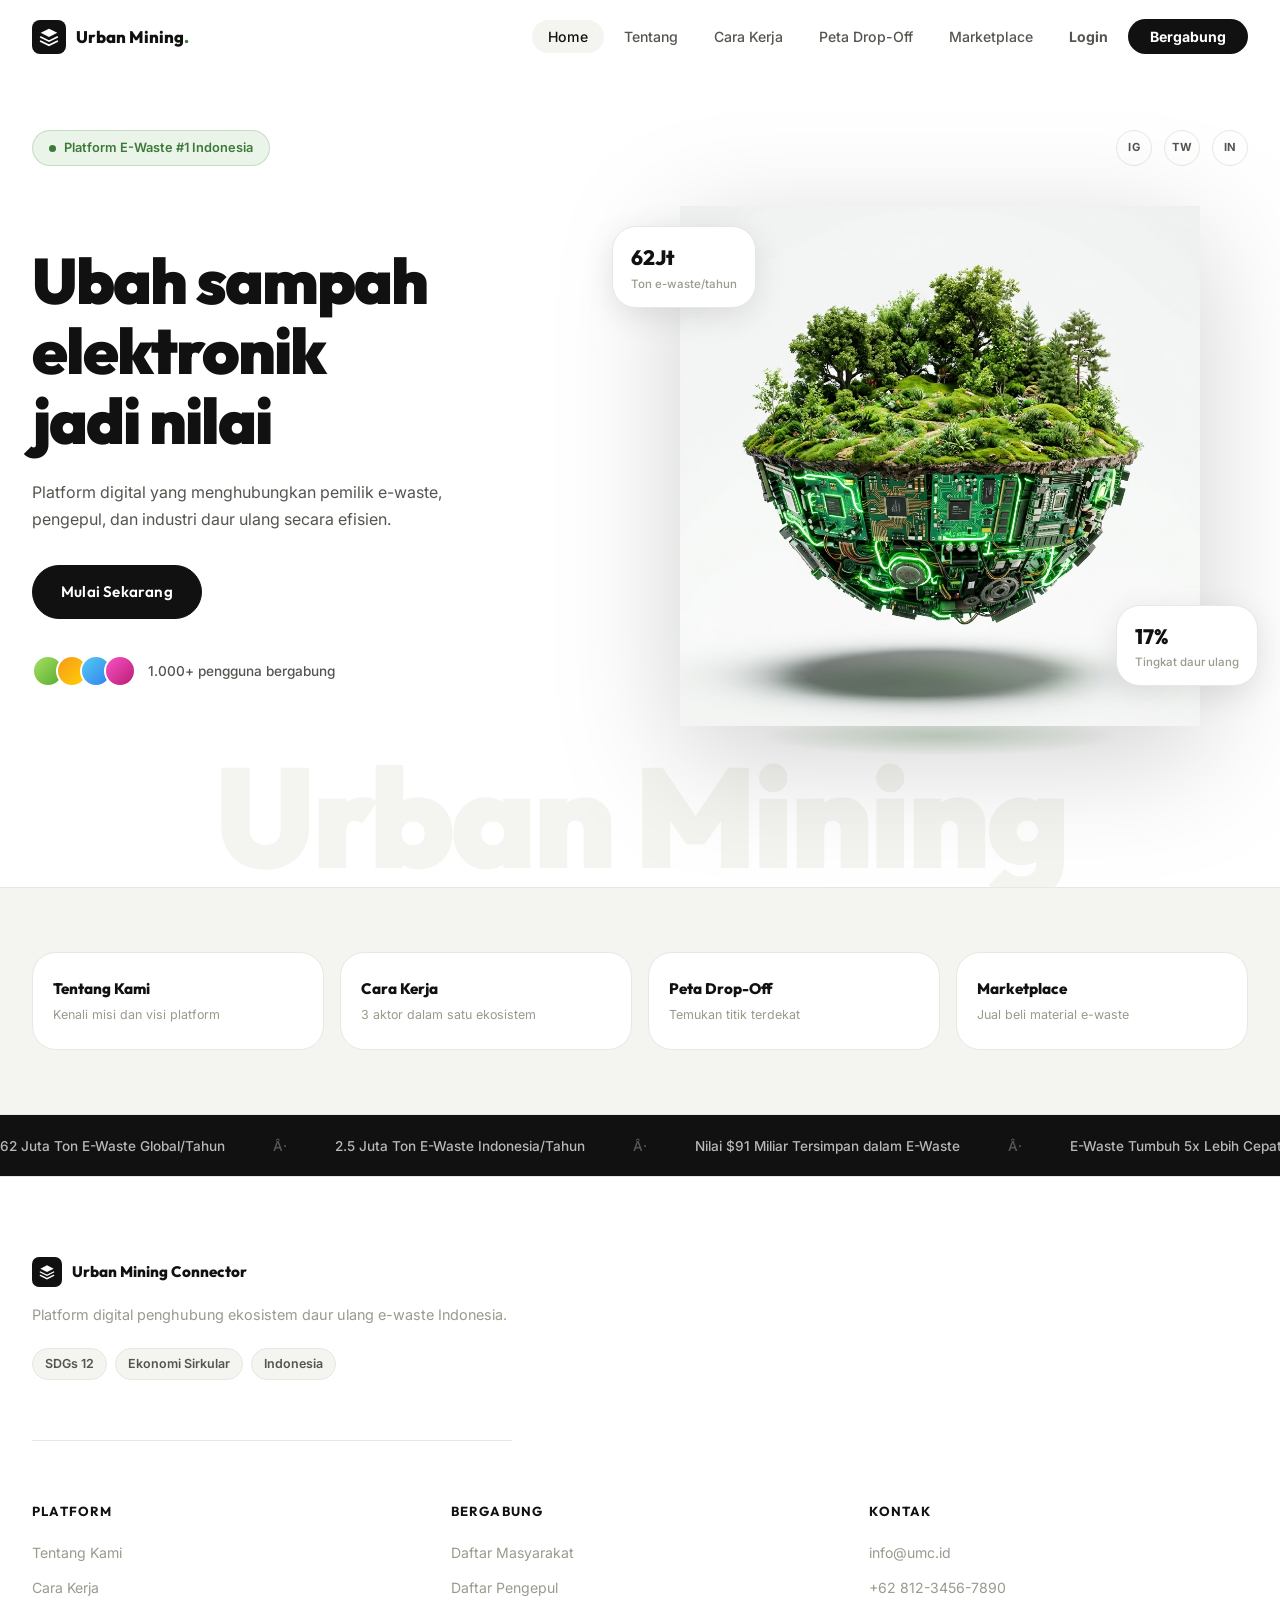
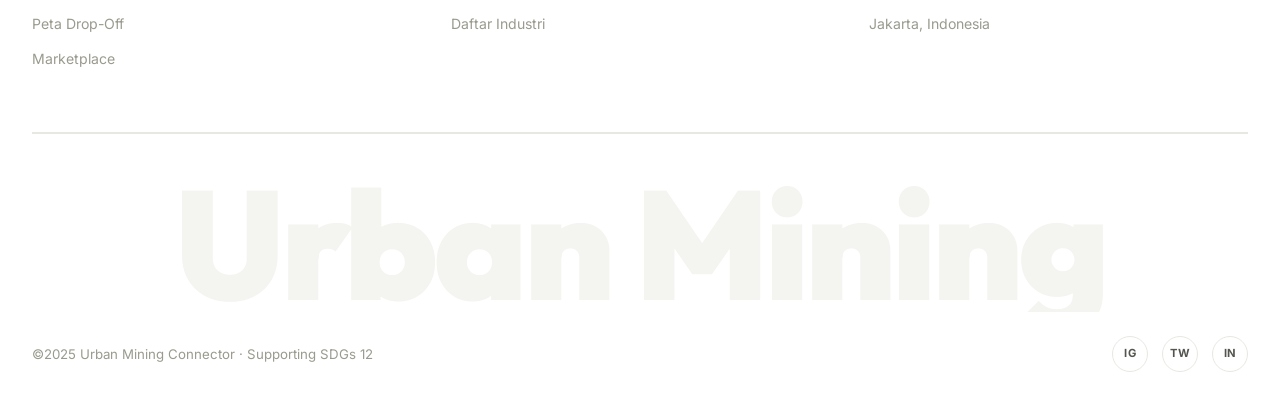
<file: index.html>
﻿<!DOCTYPE html>
<html lang="id">
<head>
  <meta charset="UTF-8" />
  <meta name="viewport" content="width=device-width, initial-scale=1.0" />
  <title>Urban Mining Connector Platform E-Waste Indonesia</title>
  <meta name="description" content="Urban Mining Connector adalah platform digital penghubung pemilik e-waste, pengepul, dan industri daur ulang formal di Indonesia." />
  <link rel="preconnect" href="https://fonts.googleapis.com" />
  <link rel="preconnect" href="https://fonts.gstatic.com" crossorigin />
  <link href="https://fonts.googleapis.com/css2?family=Outfit:wght@300;400;500;600;700;800;900&family=Inter:wght@300;400;500;600&display=swap" rel="stylesheet" />
  <link rel="stylesheet" href="style.css?v=3" />
</head>
<body>

  <!-- NAVBAR -->
  <nav class="navbar scrolled" id="navbar">
    <div class="container nav-container">
      <a href="index.html" class="nav-logo">
        <div class="logo-mark">
          <svg width="20" height="20" viewBox="0 0 24 24" fill="none">
            <path d="M12 2L2 7l10 5 10-5-10-5z" fill="currentColor"/>
            <path d="M2 17l10 5 10-5M2 12l10 5 10-5" stroke="currentColor" stroke-width="2" stroke-linecap="round"/>
          </svg>
        </div>
        <span>Urban Mining<span class="logo-dot">.</span></span>
      </a>
      <ul class="nav-links" id="nav-links">
        <li><a href="index.html" class="nav-link nav-active">Home</a></li>
        <li><a href="tentang.html" class="nav-link">Tentang</a></li>
        <li><a href="cara-kerja.html" class="nav-link">Cara Kerja</a></li>
        <li><a href="peta.html" class="nav-link">Peta Drop-Off</a></li>
        <li><a href="marketplace.html" class="nav-link">Marketplace</a></li>
        <li><a href="login.html" class="nav-link" style="font-weight:700;">Login</a></li>
        <li><a href="daftar.html" class="nav-link nav-cta">Bergabung</a></li>
      </ul>
      <button class="hamburger" id="hamburger" aria-label="Menu">
        <span></span><span></span><span></span>
      </button>
    </div>
  </nav>

  <!-- HERO -->
  <section class="hero" id="home">
    <div class="container hero-inner">
      <div class="hero-top">
        <div class="hero-badge">
          <span class="badge-pulse"></span>
          Platform E-Waste #1 Indonesia
        </div>
        <div style="display:flex;gap:6px">
          <a href="#" class="social-pill">ig</a>
          <a href="#" class="social-pill">tw</a>
          <a href="#" class="social-pill">in</a>
        </div>
      </div>

      <div class="hero-content">
        <div class="hero-text-left">
          <h1 class="hero-title">
            Ubah sampah<br/>elektronik <br/>jadi nilai
          </h1>
          <p class="hero-subtitle">
            Platform digital yang menghubungkan pemilik e-waste,<br/>
            pengepul, dan industri daur ulang secara efisien.
          </p>
          <div class="hero-actions">
            <a href="daftar.html" class="btn btn-dark">Mulai Sekarang</a>
          </div>
          <div class="hero-trust">
            <div class="trust-avatars">
              <div class="avatar av1"></div>
              <div class="avatar av2"></div>
              <div class="avatar av3"></div>
              <div class="avatar av4"></div>
            </div>
            <span class="trust-text">1.000+ pengguna bergabung</span>
          </div>
        </div>

        <div class="hero-visual">
          <div class="island-wrapper">
            <img src="hero_island.png" alt="Urban Mining Island 3D" class="island-img" />
            <div class="island-glow"></div>
          </div>
          <div class="hero-stat-card card-topleft">
            <div>
              <div class="stat-card-num">62Jt</div>
              <div class="stat-card-label">Ton e-waste/tahun</div>
            </div>
          </div>
          <div class="hero-stat-card card-bottomright">
            <div>
              <div class="stat-card-num">17%</div>
              <div class="stat-card-label">Tingkat daur ulang</div>
            </div>
          </div>
        </div>
      </div>

      <div class="hero-wordmark">Urban Mining</div>
    </div>
  </section>

  <!-- QUICK NAV CARDS -->
  <section class="quicknav-section">
    <div class="container">
      <div class="quicknav-grid">
        <a href="tentang.html" class="qnav-card">
          <div class="qnav-text">
            <h3>Tentang Kami</h3>
            <p>Kenali misi dan visi platform</p>
          </div>
        </a>
        <a href="cara-kerja.html" class="qnav-card">
          <div class="qnav-text">
            <h3>Cara Kerja</h3>
            <p>3 aktor dalam satu ekosistem</p>
          </div>
        </a>
        <a href="peta.html" class="qnav-card">
          <div class="qnav-text">
            <h3>Peta Drop-Off</h3>
            <p>Temukan titik terdekat</p>
          </div>
        </a>
        <a href="marketplace.html" class="qnav-card">
          <div class="qnav-text">
            <h3>Marketplace</h3>
            <p>Jual beli material e-waste</p>
          </div>
        </a>
      </div>
    </div>
  </section>

  <!-- STATS TICKER -->
  <section class="stats-ticker-section">
    <div class="ticker-track">
      <div class="ticker-content">
        <span>62 Juta Ton E-Waste Global/Tahun</span>
        <span class="tick-sep">Â·</span>
        <span>2.5 Juta Ton E-Waste Indonesia/Tahun</span>
        <span class="tick-sep">Â·</span>
        <span>Nilai $91 Miliar Tersimpan dalam E-Waste</span>
        <span class="tick-sep">Â·</span>
        <span>E-Waste Tumbuh 5x Lebih Cepat dari Daur Ulang</span>
        <span class="tick-sep">Â·</span>
        <span>Hanya 17.4% E-Waste yang Didaur Ulang Secara Formal</span>
        <span class="tick-sep">Â·</span>
        <span>62 Juta Ton E-Waste Global/Tahun</span>
        <span class="tick-sep">Â·</span>
        <span>2.5 Juta Ton E-Waste Indonesia/Tahun</span>
        <span class="tick-sep">Â·</span>
        <span>Nilai $91 Miliar Tersimpan dalam E-Waste</span>
        <span class="tick-sep">Â·</span>
        <span>E-Waste Tumbuh 5x Lebih Cepat dari Daur Ulang</span>
        <span class="tick-sep">Â·</span>
        <span>Hanya 17.4% E-Waste yang Didaur Ulang Secara Formal</span>
        <span class="tick-sep">Â·</span>
      </div>
    </div>
  </section>

  <!-- FOOTER -->
  <footer class="footer">
    <div class="container">
      <div class="footer-top">
        <div class="footer-brand">
          <div class="footer-logo-mark">
            <svg width="16" height="16" viewBox="0 0 24 24" fill="none">
              <path d="M12 2L2 7l10 5 10-5-10-5z" fill="currentColor"/>
              <path d="M2 17l10 5 10-5M2 12l10 5 10-5" stroke="currentColor" stroke-width="2" stroke-linecap="round"/>
            </svg>
          </div>
          <span class="footer-brand-name">Urban Mining Connector</span>
        </div>
        <p class="footer-tagline">Platform digital penghubung ekosistem daur ulang e-waste Indonesia.</p>
        <div class="footer-tags">
          <span class="footer-tag">SDGs 12</span>
          <span class="footer-tag">Ekonomi Sirkular</span>
          <span class="footer-tag">Indonesia</span>
        </div>
      </div>
      <div class="footer-links-grid">
        <div class="footer-col"><h4>Platform</h4><ul>
          <li><a href="tentang.html">Tentang Kami</a></li>
          <li><a href="cara-kerja.html">Cara Kerja</a></li>
          <li><a href="peta.html">Peta Drop-Off</a></li>
          <li><a href="marketplace.html">Marketplace</a></li>
        </ul></div>
        <div class="footer-col"><h4>Bergabung</h4><ul>
          <li><a href="daftar.html">Daftar Masyarakat</a></li>
          <li><a href="daftar.html">Daftar Pengepul</a></li>
          <li><a href="daftar.html">Daftar Industri</a></li>
        </ul></div>
        <div class="footer-col"><h4>Kontak</h4><ul>
          <li><a href="mailto:info@umc.id">info@umc.id</a></li>
          <li><a href="#">+62 812-3456-7890</a></li>
          <li><a href="#">Jakarta, Indonesia</a></li>
        </ul></div>
      </div>
      <div class="footer-wordmark">Urban Mining</div>
      <div class="footer-bottom">
        <p>©2025 Urban Mining Connector · Supporting SDGs 12</p>
        <div class="footer-socials">
          <a href="#" class="social-pill dark">ig</a>
          <a href="#" class="social-pill dark">tw</a>
          <a href="#" class="social-pill dark">in</a>
        </div>
      </div>
    </div>
  </footer>

  <script src="script.js?v=3"></script>
</body>
</html>
</file>
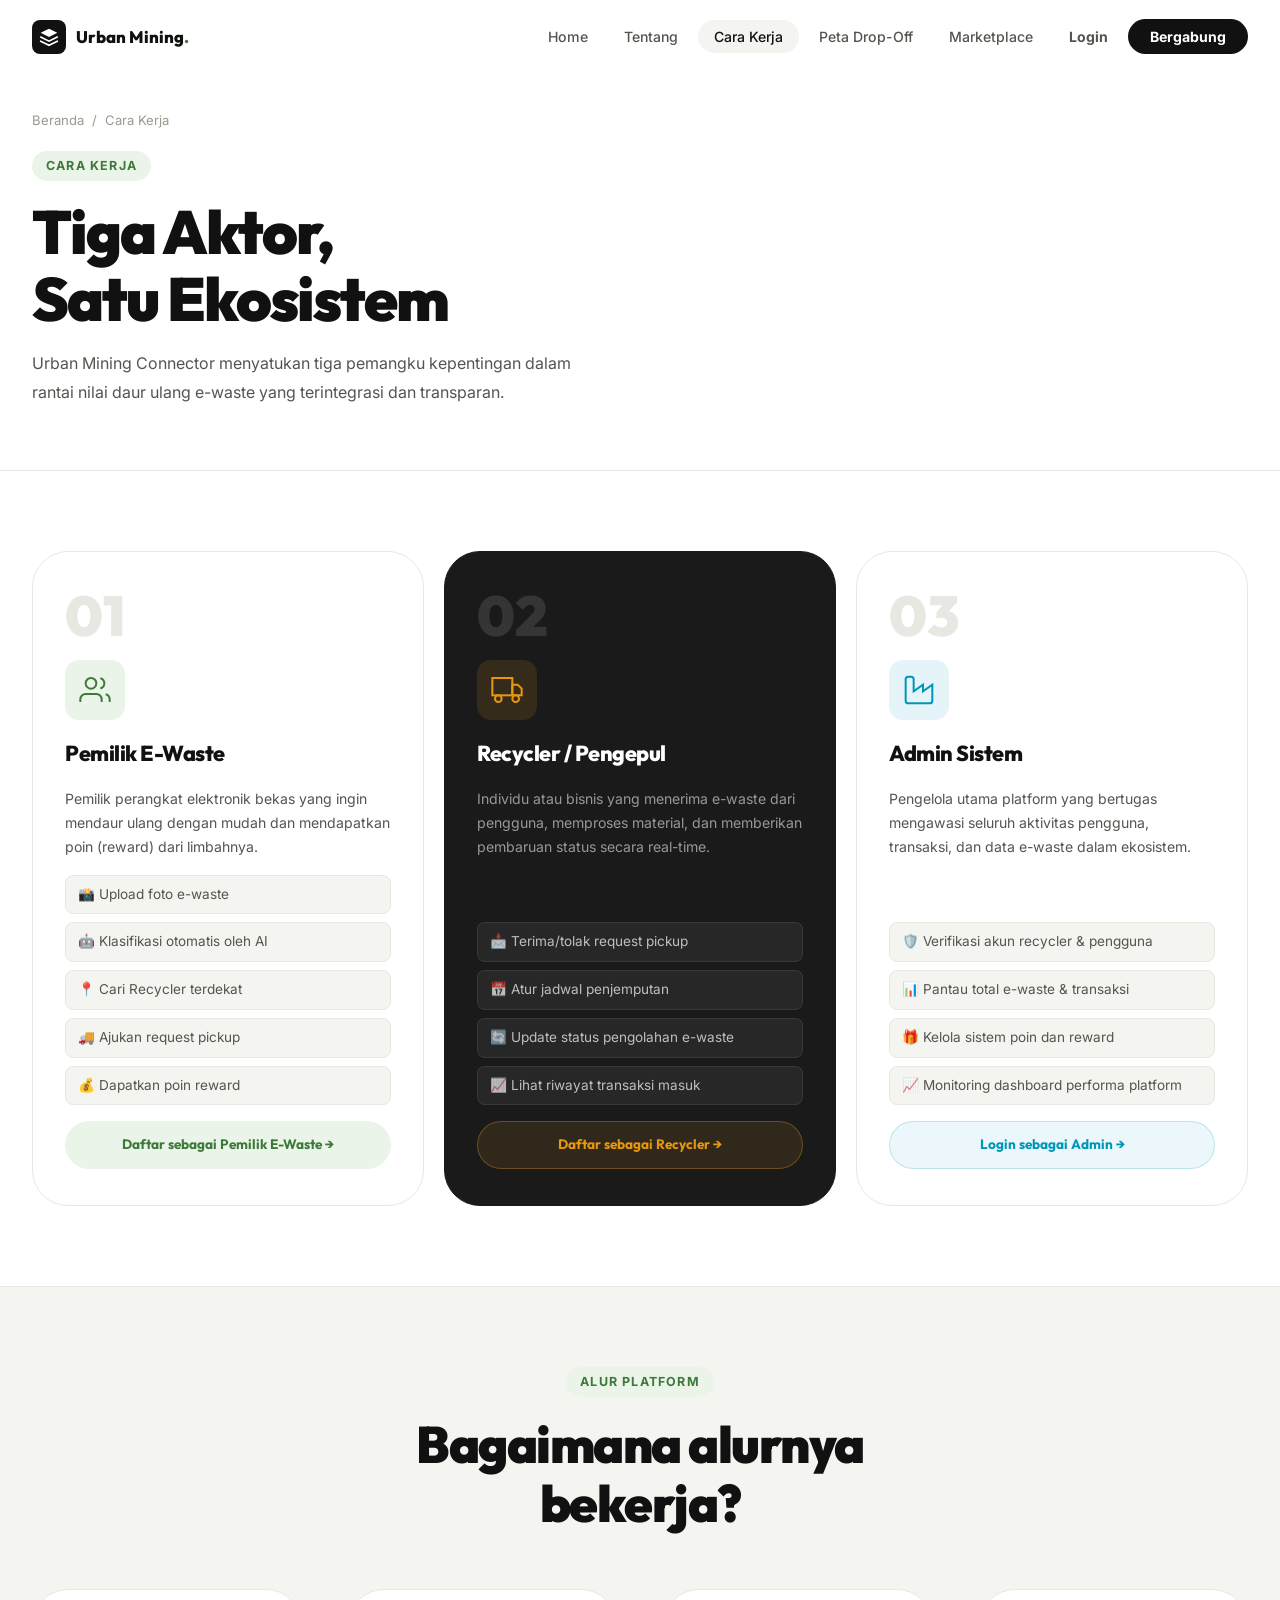
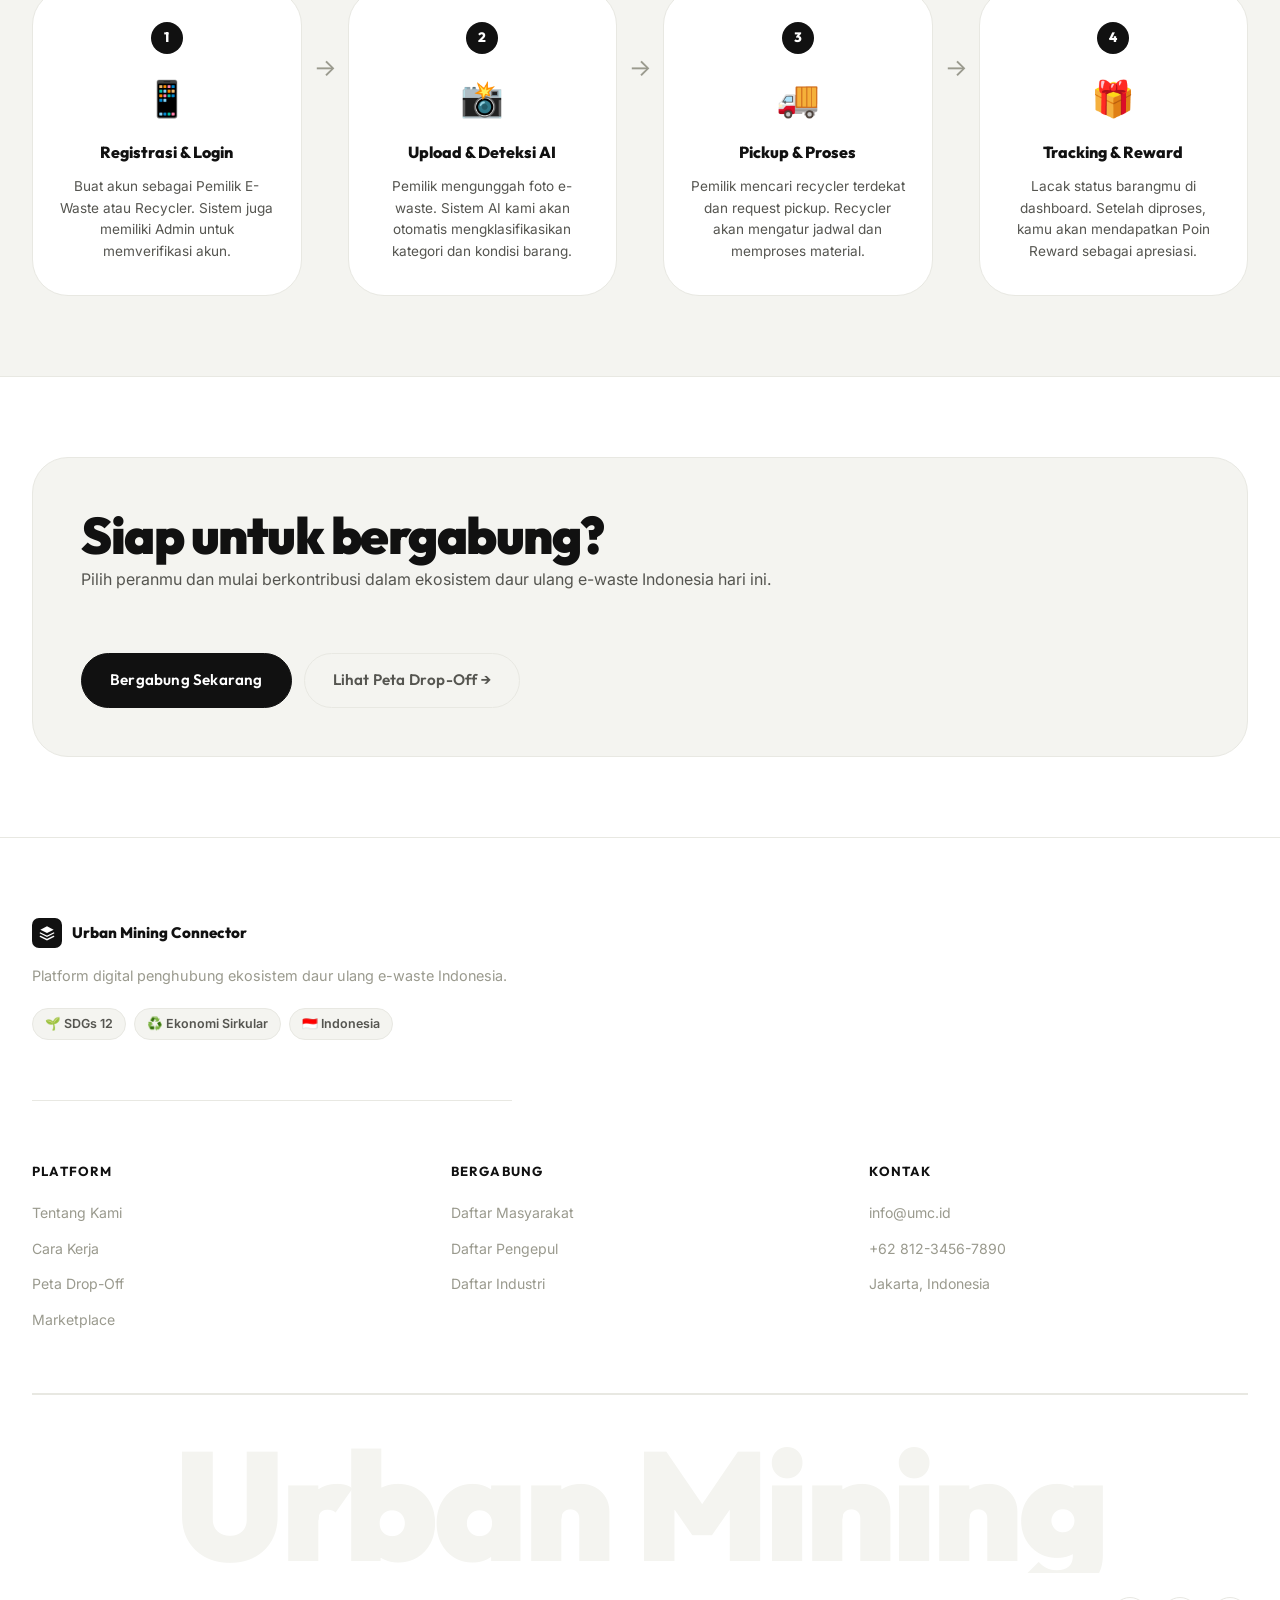
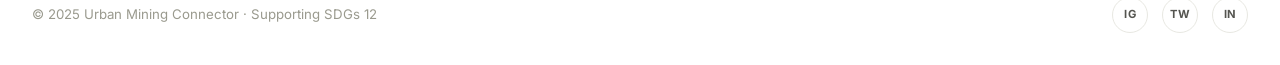
<file: cara-kerja.html>
﻿<!DOCTYPE html>
<html lang="id">
<head>
  <meta charset="UTF-8" />
  <meta name="viewport" content="width=device-width, initial-scale=1.0" />
  <title>Cara Kerja — Urban Mining Connector</title>
  <meta name="description" content="Pelajari bagaimana Urban Mining Connector menghubungkan masyarakat, pengepul, dan industri daur ulang e-waste." />
  <link rel="preconnect" href="https://fonts.googleapis.com" />
  <link rel="preconnect" href="https://fonts.gstatic.com" crossorigin />
  <link href="https://fonts.googleapis.com/css2?family=Outfit:wght@300;400;500;600;700;800;900&family=Inter:wght@300;400;500;600&display=swap" rel="stylesheet" />
  <link rel="stylesheet" href="style.css?v=3" />
</head>
<body>

  <nav class="navbar scrolled" id="navbar">
    <div class="container nav-container">
      <a href="index.html" class="nav-logo">
        <div class="logo-mark"><svg width="20" height="20" viewBox="0 0 24 24" fill="none"><path d="M12 2L2 7l10 5 10-5-10-5z" fill="currentColor"/><path d="M2 17l10 5 10-5M2 12l10 5 10-5" stroke="currentColor" stroke-width="2" stroke-linecap="round"/></svg></div>
        <span>Urban Mining<span class="logo-dot">.</span></span>
      </a>
      <ul class="nav-links" id="nav-links">
        <li><a href="index.html" class="nav-link">Home</a></li>
        <li><a href="tentang.html" class="nav-link">Tentang</a></li>
        <li><a href="cara-kerja.html" class="nav-link nav-active">Cara Kerja</a></li>
        <li><a href="peta.html" class="nav-link">Peta Drop-Off</a></li>
        <li><a href="marketplace.html" class="nav-link">Marketplace</a></li>
        <li><a href="login.html" class="nav-link" style="font-weight:700;">Login</a></li>
        <li><a href="daftar.html" class="nav-link nav-cta">Bergabung</a></li>
      </ul>
      <button class="hamburger" id="hamburger"><span></span><span></span><span></span></button>
    </div>
  </nav>

  <!-- PAGE HEADER -->
  <div class="page-header">
    <div class="container">
      <div class="breadcrumb"><a href="index.html">Beranda</a> <span>/</span> <span>Cara Kerja</span></div>
      <span class="section-tag">Cara Kerja</span>
      <h1 class="page-title">Tiga Aktor,<br/>Satu Ekosistem</h1>
      <p class="page-subtitle">Urban Mining Connector menyatukan tiga pemangku kepentingan dalam rantai nilai daur ulang e-waste yang terintegrasi dan transparan.</p>
    </div>
  </div>

  <!-- ACTORS -->
  <section class="page-section">
    <div class="container">
      <div class="actors-grid">
        <div class="actor-card reveal-up">
          <div class="actor-num">01</div>
          <div class="actor-icon-wrap citizen-color">
            <svg width="32" height="32" viewBox="0 0 24 24" fill="none" stroke="currentColor" stroke-width="1.5">
              <path d="M17 21v-2a4 4 0 0 0-4-4H5a4 4 0 0 0-4 4v2"/><circle cx="9" cy="7" r="4"/>
              <path d="M23 21v-2a4 4 0 0 0-3-3.87M16 3.13a4 4 0 0 1 0 7.75"/>
            </svg>
          </div>
          <h3>Pemilik E-Waste</h3>
          <p>Pemilik perangkat elektronik bekas yang ingin mendaur ulang dengan mudah dan mendapatkan poin (reward) dari limbahnya.</p>
          <ul class="actor-list">
            <li>📸 Upload foto e-waste</li>
            <li>🤖 Klasifikasi otomatis oleh AI</li>
            <li>📍 Cari Recycler terdekat</li>
            <li>🚚 Ajukan request pickup</li>
            <li>💰 Dapatkan poin reward</li>
          </ul>
          <a href="daftar.html" class="actor-link citizen-link">Daftar sebagai Pemilik E-Waste →</a>
        </div>

        <div class="actor-card actor-card-dark reveal-up">
          <div class="actor-num light">02</div>
          <div class="actor-icon-wrap collector-color">
            <svg width="32" height="32" viewBox="0 0 24 24" fill="none" stroke="currentColor" stroke-width="1.5">
              <rect x="1" y="3" width="15" height="13"/><polygon points="16 8 20 8 23 11 23 16 16 16 16 8"/>
              <circle cx="5.5" cy="18.5" r="2.5"/><circle cx="18.5" cy="18.5" r="2.5"/>
            </svg>
          </div>
          <h3>Recycler / Pengepul</h3>
          <p>Individu atau bisnis yang menerima e-waste dari pengguna, memproses material, dan memberikan pembaruan status secara real-time.</p>
          <ul class="actor-list light-list">
            <li>📩 Terima/tolak request pickup</li>
            <li>📅 Atur jadwal penjemputan</li>
            <li>🔄 Update status pengolahan e-waste</li>
            <li>📈 Lihat riwayat transaksi masuk</li>
          </ul>
          <a href="daftar.html" class="actor-link collector-link">Daftar sebagai Recycler →</a>
        </div>

        <div class="actor-card reveal-up">
          <div class="actor-num">03</div>
          <div class="actor-icon-wrap industry-color">
            <svg width="32" height="32" viewBox="0 0 24 24" fill="none" stroke="currentColor" stroke-width="1.5">
              <path d="M2 20a2 2 0 0 0 2 2h16a2 2 0 0 0 2-2V8l-7 5V8l-7 5V4a2 2 0 0 0-2-2H4a2 2 0 0 0-2 2z"/>
            </svg>
          </div>
          <h3>Admin Sistem</h3>
          <p>Pengelola utama platform yang bertugas mengawasi seluruh aktivitas pengguna, transaksi, dan data e-waste dalam ekosistem.</p>
          <ul class="actor-list">
            <li>🛡️ Verifikasi akun recycler & pengguna</li>
            <li>📊 Pantau total e-waste & transaksi</li>
            <li>🎁 Kelola sistem poin dan reward</li>
            <li>📈 Monitoring dashboard performa platform</li>
          </ul>
          <a href="login.html" class="actor-link industry-link">Login sebagai Admin →</a>
        </div>
      </div>
    </div>
  </section>

  <!-- FLOW DIAGRAM SECTION -->
  <section class="page-section" style="background:var(--grey-100);border-top:1px solid var(--grey-200);border-bottom:1px solid var(--grey-200);">
    <div class="container">
      <div class="section-header-center">
        <span class="section-tag">Alur Platform</span>
        <h2 class="section-title-lg">Bagaimana alurnya<br/>bekerja?</h2>
      </div>
      <div class="flow-steps">
        <div class="flow-step reveal-up">
          <div class="flow-num">1</div>
          <div class="flow-icon">📱</div>
          <h4>Registrasi & Login</h4>
          <p>Buat akun sebagai Pemilik E-Waste atau Recycler. Sistem juga memiliki Admin untuk memverifikasi akun.</p>
        </div>
        <div class="flow-arrow">→</div>
        <div class="flow-step reveal-up">
          <div class="flow-num">2</div>
          <div class="flow-icon">📸</div>
          <h4>Upload & Deteksi AI</h4>
          <p>Pemilik mengunggah foto e-waste. Sistem AI kami akan otomatis mengklasifikasikan kategori dan kondisi barang.</p>
        </div>
        <div class="flow-arrow">→</div>
        <div class="flow-step reveal-up">
          <div class="flow-num">3</div>
          <div class="flow-icon">🚚</div>
          <h4>Pickup & Proses</h4>
          <p>Pemilik mencari recycler terdekat dan request pickup. Recycler akan mengatur jadwal dan memproses material.</p>
        </div>
        <div class="flow-arrow">→</div>
        <div class="flow-step reveal-up">
          <div class="flow-num">4</div>
          <div class="flow-icon">🎁</div>
          <h4>Tracking & Reward</h4>
          <p>Lacak status barangmu di dashboard. Setelah diproses, kamu akan mendapatkan Poin Reward sebagai apresiasi.</p>
        </div>
      </div>
    </div>
  </section>

  <!-- CTA -->
  <section class="page-section">
    <div class="container">
      <div class="cta-inline">
        <div>
          <h2 class="section-title-lg">Siap untuk bergabung?</h2>
          <p class="about-desc">Pilih peranmu dan mulai berkontribusi dalam ekosistem daur ulang e-waste Indonesia hari ini.</p>
        </div>
        <div class="cta-inline-btns">
          <a href="daftar.html" class="btn btn-dark">Bergabung Sekarang</a>
          <a href="peta.html" class="btn btn-ghost">Lihat Peta Drop-Off →</a>
        </div>
      </div>
    </div>
  </section>

  <!-- FOOTER -->
  <footer class="footer">
    <div class="container">
      <div class="footer-top">
        <div class="footer-brand">
          <div class="footer-logo-mark"><svg width="16" height="16" viewBox="0 0 24 24" fill="none"><path d="M12 2L2 7l10 5 10-5-10-5z" fill="currentColor"/><path d="M2 17l10 5 10-5M2 12l10 5 10-5" stroke="currentColor" stroke-width="2" stroke-linecap="round"/></svg></div>
          <span class="footer-brand-name">Urban Mining Connector</span>
        </div>
        <p class="footer-tagline">Platform digital penghubung ekosistem daur ulang e-waste Indonesia.</p>
        <div class="footer-tags">
          <span class="footer-tag">🌱 SDGs 12</span><span class="footer-tag">♻️ Ekonomi Sirkular</span><span class="footer-tag">🇮🇩 Indonesia</span>
        </div>
      </div>
      <div class="footer-links-grid">
        <div class="footer-col"><h4>Platform</h4><ul>
          <li><a href="tentang.html">Tentang Kami</a></li><li><a href="cara-kerja.html">Cara Kerja</a></li>
          <li><a href="peta.html">Peta Drop-Off</a></li><li><a href="marketplace.html">Marketplace</a></li>
        </ul></div>
        <div class="footer-col"><h4>Bergabung</h4><ul>
          <li><a href="daftar.html">Daftar Masyarakat</a></li><li><a href="daftar.html">Daftar Pengepul</a></li><li><a href="daftar.html">Daftar Industri</a></li>
        </ul></div>
        <div class="footer-col"><h4>Kontak</h4><ul>
          <li><a href="mailto:info@umc.id">info@umc.id</a></li><li><a href="#">+62 812-3456-7890</a></li><li><a href="#">Jakarta, Indonesia</a></li>
        </ul></div>
      </div>
      <div class="footer-wordmark">Urban Mining</div>
      <div class="footer-bottom">
        <p>© 2025 Urban Mining Connector · Supporting SDGs 12</p>
        <div class="footer-socials"><a href="#" class="social-pill dark">ig</a><a href="#" class="social-pill dark">tw</a><a href="#" class="social-pill dark">in</a></div>
      </div>
    </div>
  </footer>

  <script src="script.js?v=3"></script>
</body>
</html>
</file>
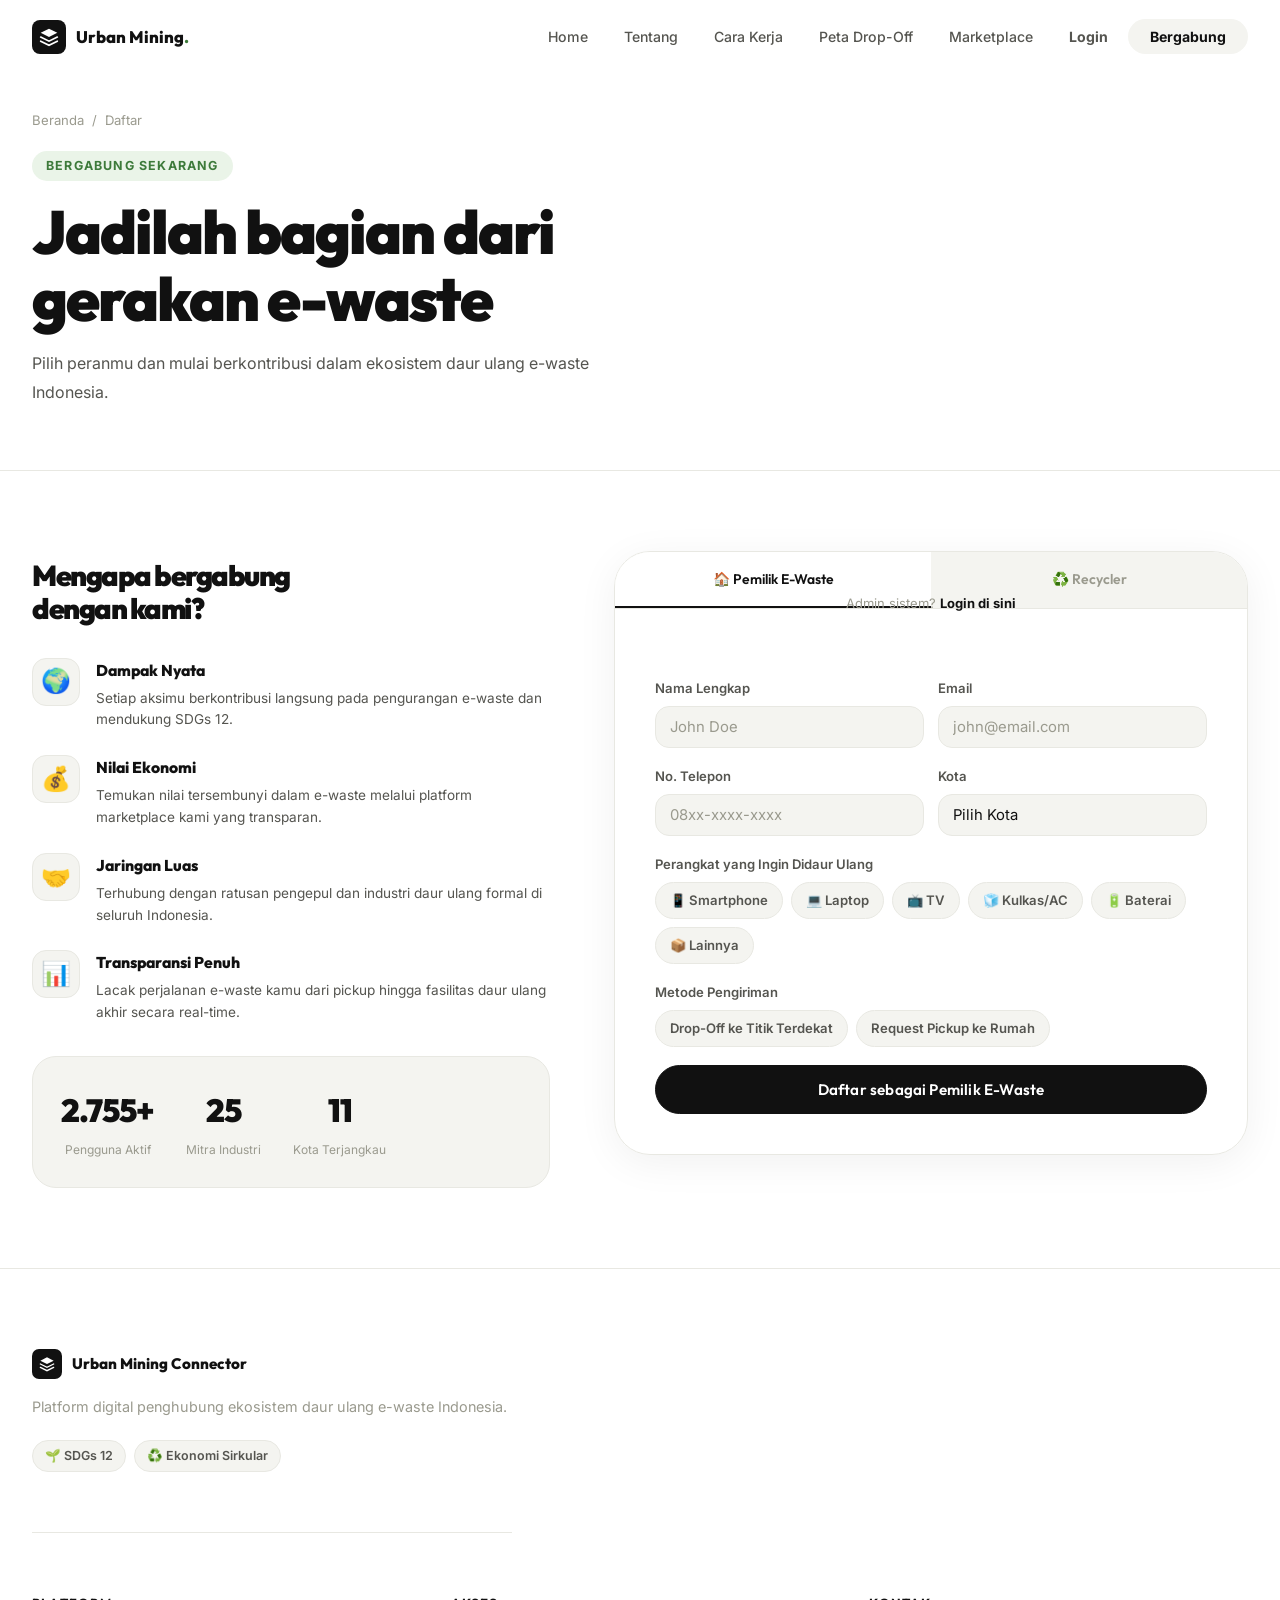
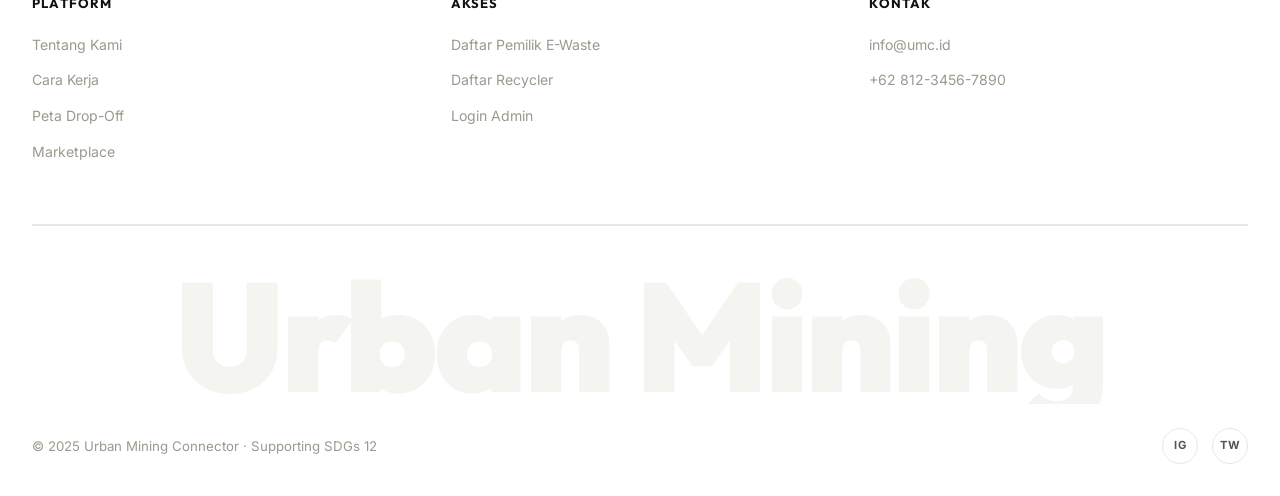
<file: daftar.html>
﻿<!DOCTYPE html>
<html lang="id">
<head>
  <meta charset="UTF-8" />
  <meta name="viewport" content="width=device-width, initial-scale=1.0" />
  <title>Daftar — Urban Mining Connector</title>
  <meta name="description" content="Daftar sebagai masyarakat, pengepul, atau industri di Urban Mining Connector dan bergabung dalam ekosistem daur ulang e-waste Indonesia." />
  <link rel="preconnect" href="https://fonts.googleapis.com" />
  <link rel="preconnect" href="https://fonts.gstatic.com" crossorigin />
  <link href="https://fonts.googleapis.com/css2?family=Outfit:wght@300;400;500;600;700;800;900&family=Inter:wght@300;400;500;600&display=swap" rel="stylesheet" />
  <link rel="stylesheet" href="style.css?v=3" />
</head>
<body>

  <nav class="navbar scrolled" id="navbar">
    <div class="container nav-container">
      <a href="index.html" class="nav-logo">
        <div class="logo-mark"><svg width="20" height="20" viewBox="0 0 24 24" fill="none"><path d="M12 2L2 7l10 5 10-5-10-5z" fill="currentColor"/><path d="M2 17l10 5 10-5M2 12l10 5 10-5" stroke="currentColor" stroke-width="2" stroke-linecap="round"/></svg></div>
        <span>Urban Mining<span class="logo-dot">.</span></span>
      </a>
      <ul class="nav-links" id="nav-links">
        <li><a href="index.html" class="nav-link">Home</a></li>
        <li><a href="tentang.html" class="nav-link">Tentang</a></li>
        <li><a href="cara-kerja.html" class="nav-link">Cara Kerja</a></li>
        <li><a href="peta.html" class="nav-link">Peta Drop-Off</a></li>
        <li><a href="marketplace.html" class="nav-link">Marketplace</a></li>
        <li><a href="login.html" class="nav-link" style="font-weight:700;">Login</a></li>
        <li><a href="daftar.html" class="nav-link nav-cta nav-active">Bergabung</a></li>
      </ul>
      <button class="hamburger" id="hamburger"><span></span><span></span><span></span></button>
    </div>
  </nav>

  <!-- PAGE HEADER -->
  <div class="page-header">
    <div class="container">
      <div class="breadcrumb"><a href="index.html">Beranda</a> <span>/</span> <span>Daftar</span></div>
      <span class="section-tag">Bergabung Sekarang</span>
      <h1 class="page-title">Jadilah bagian dari<br/>gerakan e-waste</h1>
      <p class="page-subtitle">Pilih peranmu dan mulai berkontribusi dalam ekosistem daur ulang e-waste Indonesia.</p>
    </div>
  </div>

  <!-- REGISTER SECTION -->
  <section class="page-section">
    <div class="container">
      <div class="daftar-layout">

        <!-- LEFT: Benefits -->
        <div class="daftar-benefits">
          <h2 class="section-title-lg" style="font-size:1.8rem;">Mengapa bergabung<br/>dengan kami?</h2>
          <div class="benefit-list">
            <div class="benefit-item">
              <div class="benefit-icon">🌍</div>
              <div>
                <h4>Dampak Nyata</h4>
                <p>Setiap aksimu berkontribusi langsung pada pengurangan e-waste dan mendukung SDGs 12.</p>
              </div>
            </div>
            <div class="benefit-item">
              <div class="benefit-icon">💰</div>
              <div>
                <h4>Nilai Ekonomi</h4>
                <p>Temukan nilai tersembunyi dalam e-waste melalui platform marketplace kami yang transparan.</p>
              </div>
            </div>
            <div class="benefit-item">
              <div class="benefit-icon">🤝</div>
              <div>
                <h4>Jaringan Luas</h4>
                <p>Terhubung dengan ratusan pengepul dan industri daur ulang formal di seluruh Indonesia.</p>
              </div>
            </div>
            <div class="benefit-item">
              <div class="benefit-icon">📊</div>
              <div>
                <h4>Transparansi Penuh</h4>
                <p>Lacak perjalanan e-waste kamu dari pickup hingga fasilitas daur ulang akhir secara real-time.</p>
              </div>
            </div>
          </div>
          <div class="benefit-stats">
            <div class="bs-item">
              <span class="bs-num" data-target="5200" data-suffix="+">0</span>
              <span class="bs-lbl">Pengguna Aktif</span>
            </div>
            <div class="bs-item">
              <span class="bs-num" data-target="48" data-suffix="">0</span>
              <span class="bs-lbl">Mitra Industri</span>
            </div>
            <div class="bs-item">
              <span class="bs-num" data-target="21" data-suffix="">0</span>
              <span class="bs-lbl">Kota Terjangkau</span>
            </div>
          </div>
        </div>

        <!-- RIGHT: Form -->
        <div class="daftar-form-wrap">
          <div class="reg-wrapper">
            <div class="reg-tabs" id="reg-tabs">
              <button class="reg-tab active" data-tab="citizen" id="tab-ctz">🏠 Pemilik E-Waste</button>
              <button class="reg-tab" data-tab="collector" id="tab-col">♻️ Recycler</button>
            </div>
            <div style="text-align:center; font-size:13px; color:var(--grey-500); margin-top:-16px; margin-bottom:24px;">
              Admin sistem? <a href="login.html" style="color:var(--black); font-weight:700;">Login di sini</a>
            </div>

            <!-- Masyarakat -->
            <div class="tab-panel active" id="panel-citizen">
              <form class="reg-form" id="form-citizen" novalidate>
                <div class="form-row">
                  <div class="form-group"><label for="c-name">Nama Lengkap</label><input type="text" id="c-name" placeholder="John Doe" required /></div>
                  <div class="form-group"><label for="c-email">Email</label><input type="email" id="c-email" placeholder="john@email.com" required /></div>
                </div>
                <div class="form-row">
                  <div class="form-group"><label for="c-phone">No. Telepon</label><input type="tel" id="c-phone" placeholder="08xx-xxxx-xxxx" /></div>
                  <div class="form-group"><label for="c-city">Kota</label>
                    <select id="c-city"><option value="">Pilih Kota</option><option>Jakarta</option><option>Bandung</option><option>Surabaya</option><option>Medan</option><option>Semarang</option><option>Makassar</option><option>Yogyakarta</option><option>Lainnya</option></select>
                  </div>
                </div>
                <div class="form-group">
                  <label>Perangkat yang Ingin Didaur Ulang</label>
                  <div class="chip-group">
                    <label class="chip"><input type="checkbox" value="smartphone"/>📱 Smartphone</label>
                    <label class="chip"><input type="checkbox" value="laptop"/>💻 Laptop</label>
                    <label class="chip"><input type="checkbox" value="tv"/>📺 TV</label>
                    <label class="chip"><input type="checkbox" value="kulkas"/>🧊 Kulkas/AC</label>
                    <label class="chip"><input type="checkbox" value="battery"/>🔋 Baterai</label>
                    <label class="chip"><input type="checkbox" value="other"/>📦 Lainnya</label>
                  </div>
                </div>
                <div class="form-group">
                  <label>Metode Pengiriman</label>
                  <div class="chip-group">
                    <label class="chip"><input type="radio" name="c-method" value="dropoff" checked/>Drop-Off ke Titik Terdekat</label>
                    <label class="chip"><input type="radio" name="c-method" value="pickup"/>Request Pickup ke Rumah</label>
                  </div>
                </div>
                <button type="submit" class="btn btn-dark btn-full" id="submit-citizen">Daftar sebagai Pemilik E-Waste</button>
              </form>
            </div>

            <!-- Pengepul -->
            <div class="tab-panel" id="panel-collector">
              <form class="reg-form" id="form-collector" novalidate>
                <div class="form-row">
                  <div class="form-group"><label for="col-name">Nama / Nama Usaha</label><input type="text" id="col-name" placeholder="CV. Daur Ulang Jaya" required /></div>
                  <div class="form-group"><label for="col-email">Email Bisnis</label><input type="email" id="col-email" placeholder="bisnis@email.com" required /></div>
                </div>
                <div class="form-row">
                  <div class="form-group"><label for="col-phone">No. Telepon</label><input type="tel" id="col-phone" placeholder="08xx-xxxx-xxxx" required /></div>
                  <div class="form-group"><label for="col-city">Kota Operasi</label>
                    <select id="col-city"><option value="">Pilih Kota</option><option>Jakarta</option><option>Bandung</option><option>Surabaya</option><option>Medan</option><option>Semarang</option><option>Makassar</option><option>Yogyakarta</option><option>Lainnya</option></select>
                  </div>
                </div>
                <div class="form-group">
                  <label for="col-area">Wilayah Cakupan: <span id="col-area-val" class="range-val">20 km</span></label>
                  <input type="range" id="col-area" min="5" max="100" value="20" class="range-input" />
                </div>
                <div class="form-group">
                  <label>Jenis E-Waste Dikumpulkan</label>
                  <div class="chip-group">
                    <label class="chip"><input type="checkbox" value="kecil"/>📱 Elektronik Kecil</label>
                    <label class="chip"><input type="checkbox" value="besar"/>🖥️ Elektronik Besar</label>
                    <label class="chip"><input type="checkbox" value="baterai"/>🔋 Baterai</label>
                    <label class="chip"><input type="checkbox" value="pcb"/>⚙️ PCB & Komponen</label>
                    <label class="chip"><input type="checkbox" value="kabel"/>🔌 Kabel & Charger</label>
                  </div>
                </div>
                <div class="form-group"><label for="col-cap">Kapasitas per Bulan (kg)</label><input type="number" id="col-cap" placeholder="Contoh: 500" min="10" /></div>
                <button type="submit" class="btn btn-dark btn-full" id="submit-collector">Daftar sebagai Recycler</button>
              </form>
            </div>
          </div>
        </div>
      </div>
    </div>
  </section>

  <!-- SUCCESS MODAL -->
  <div class="modal-overlay" id="modal-overlay">
    <div class="modal" id="success-modal">
      <div class="modal-icon">✅</div>
      <h3 class="modal-title">Pendaftaran Berhasil!</h3>
      <p class="modal-text">Terima kasih! Tim kami akan menghubungimu dalam 1x24 jam untuk verifikasi akun.</p>
      <button class="btn btn-dark" id="modal-close">Tutup</button>
    </div>
  </div>

  <!-- FOOTER -->
  <footer class="footer">
    <div class="container">
      <div class="footer-top">
        <div class="footer-brand">
          <div class="footer-logo-mark"><svg width="16" height="16" viewBox="0 0 24 24" fill="none"><path d="M12 2L2 7l10 5 10-5-10-5z" fill="currentColor"/><path d="M2 17l10 5 10-5M2 12l10 5 10-5" stroke="currentColor" stroke-width="2" stroke-linecap="round"/></svg></div>
          <span class="footer-brand-name">Urban Mining Connector</span>
        </div>
        <p class="footer-tagline">Platform digital penghubung ekosistem daur ulang e-waste Indonesia.</p>
        <div class="footer-tags"><span class="footer-tag">🌱 SDGs 12</span><span class="footer-tag">♻️ Ekonomi Sirkular</span></div>
      </div>
      <div class="footer-links-grid">
        <div class="footer-col"><h4>Platform</h4><ul>
          <li><a href="tentang.html">Tentang Kami</a></li><li><a href="cara-kerja.html">Cara Kerja</a></li>
          <li><a href="peta.html">Peta Drop-Off</a></li><li><a href="marketplace.html">Marketplace</a></li>
        </ul></div>
        <div class="footer-col"><h4>Akses</h4><ul>
          <li><a href="daftar.html">Daftar Pemilik E-Waste</a></li><li><a href="daftar.html">Daftar Recycler</a></li><li><a href="login.html">Login Admin</a></li>
        </ul></div>
        <div class="footer-col"><h4>Kontak</h4><ul>
          <li><a href="mailto:info@umc.id">info@umc.id</a></li><li><a href="#">+62 812-3456-7890</a></li>
        </ul></div>
      </div>
      <div class="footer-wordmark">Urban Mining</div>
      <div class="footer-bottom">
        <p>© 2025 Urban Mining Connector · Supporting SDGs 12</p>
        <div class="footer-socials"><a href="#" class="social-pill dark">ig</a><a href="#" class="social-pill dark">tw</a></div>
      </div>
    </div>
  </footer>

  <script src="script.js?v=3"></script>
</body>
</html>
</file>
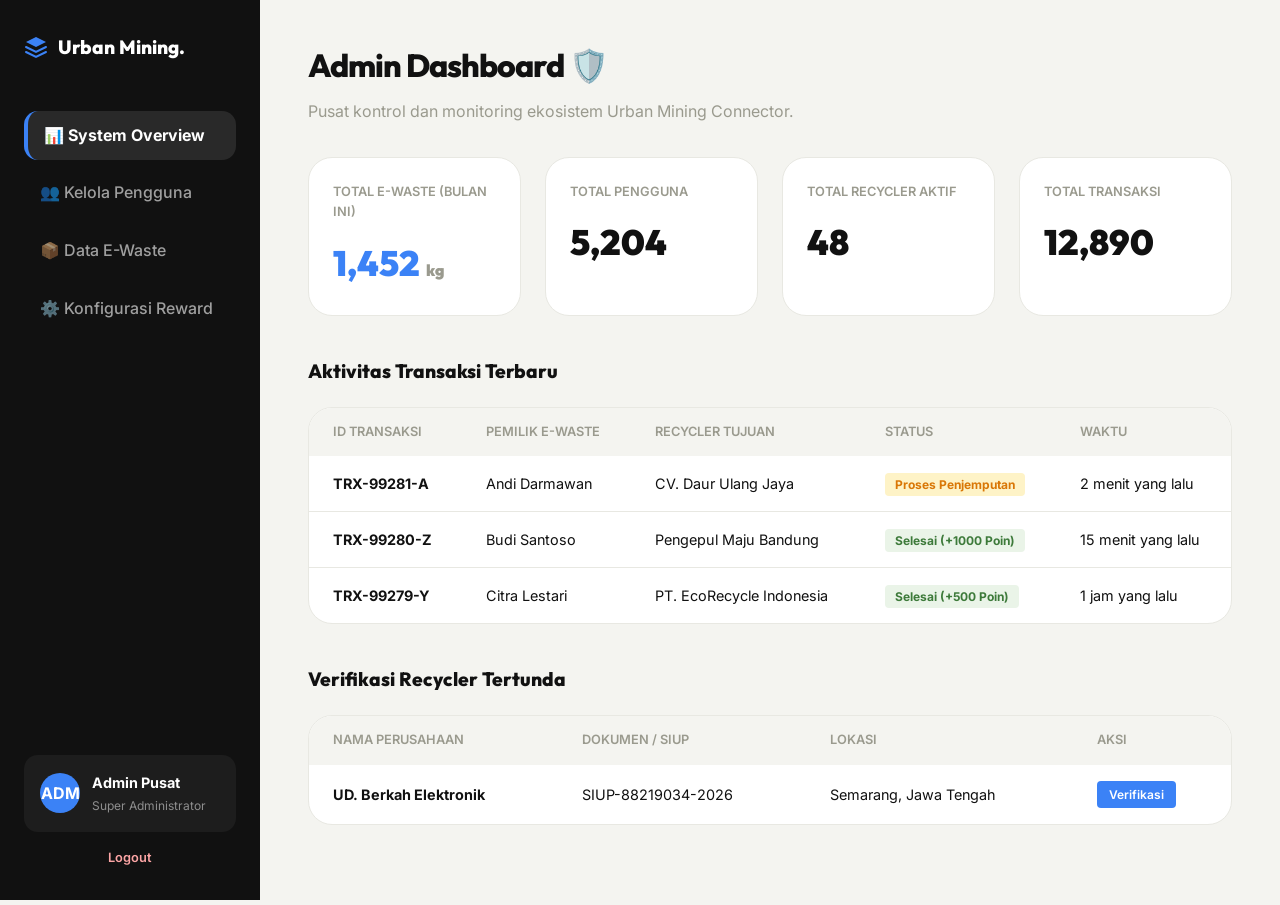
<file: dashboard-admin.html>
<!DOCTYPE html>
<html lang="id">
<head>
  <meta charset="UTF-8" />
  <meta name="viewport" content="width=device-width, initial-scale=1.0" />
  <title>Dashboard Admin — Urban Mining Connector</title>
  <link rel="preconnect" href="https://fonts.googleapis.com" />
  <link rel="preconnect" href="https://fonts.gstatic.com" crossorigin />
  <link href="https://fonts.googleapis.com/css2?family=Outfit:wght@300;400;500;600;700;800;900&family=Inter:wght@300;400;500;600&display=swap" rel="stylesheet" />
  <link rel="stylesheet" href="style.css?v=3" />
  <style>
    body { background: var(--grey-100); }
    .dash-layout { display: grid; grid-template-columns: 260px 1fr; min-height: 100vh; }
    
    /* Sidebar */
    .dash-sidebar { background: #111; border-right: none; padding: 32px 24px; display: flex; flex-direction: column; position: sticky; top: 0; height: 100vh; color: var(--white); }
    .dash-logo { display: flex; align-items: center; gap: 10px; font-family: var(--font-heading); font-size: 1.2rem; font-weight: 800; color: var(--white); text-decoration: none; margin-bottom: 48px; }
    .dash-nav { display: flex; flex-direction: column; gap: 8px; flex: 1; }
    .dash-link { display: flex; align-items: center; gap: 12px; padding: 12px 16px; border-radius: var(--radius-md); color: rgba(255,255,255,0.6); font-weight: 500; text-decoration: none; transition: var(--transition); }
    .dash-link:hover, .dash-link.active { background: rgba(255,255,255,0.1); color: var(--white); }
    .dash-link.active { font-weight: 700; border-left: 4px solid #3B82F6; }
    
    .dash-user-card { padding: 16px; background: rgba(255,255,255,0.05); border-radius: var(--radius-md); display: flex; align-items: center; gap: 12px; margin-top: auto; }
    .dash-avatar { width: 40px; height: 40px; background: #3B82F6; border-radius: 50%; color: #fff; display: flex; align-items: center; justify-content: center; font-weight: 700; }
    .dash-user-info h4 { font-size: 0.9rem; margin-bottom: 2px; color: var(--white); }
    .dash-user-info p { font-size: 0.75rem; color: rgba(255,255,255,0.5); }

    /* Main Content */
    .dash-main { padding: 40px 48px; }
    .dash-header { display: flex; justify-content: space-between; align-items: flex-end; margin-bottom: 32px; }
    .dash-header h1 { font-family: var(--font-heading); font-size: 2rem; font-weight: 800; letter-spacing: -1px; }
    .dash-header p { color: var(--grey-500); margin-top: 8px; }
    
    /* Stats */
    .dash-stats { display: grid; grid-template-columns: repeat(4, 1fr); gap: 24px; margin-bottom: 40px; }
    .stat-card { background: var(--white); padding: 24px; border-radius: var(--radius-lg); border: 1px solid var(--grey-200); }
    .stat-card-title { font-size: 0.8rem; color: var(--grey-500); font-weight: 600; text-transform: uppercase; margin-bottom: 12px; }
    .stat-card-val { font-family: var(--font-heading); font-size: 2.2rem; font-weight: 900; color: var(--black); }
    
    /* Data Tables */
    .dash-section-title { font-family: var(--font-heading); font-size: 1.2rem; font-weight: 800; margin-bottom: 20px; }
    .data-card { background: var(--white); border-radius: var(--radius-lg); border: 1px solid var(--grey-200); overflow: hidden; margin-bottom: 40px; }
    .table { width: 100%; border-collapse: collapse; }
    .table th { background: var(--grey-100); text-align: left; padding: 14px 24px; font-size: 0.8rem; font-weight: 600; color: var(--grey-500); text-transform: uppercase; }
    .table td { padding: 16px 24px; border-bottom: 1px solid var(--grey-200); font-size: 0.9rem; vertical-align: middle; }
    .table tr:last-child td { border-bottom: none; }
    
    .badge-ok { background: #EAF4E8; color: #3D7A3A; padding: 4px 10px; border-radius: 4px; font-size: 0.75rem; font-weight: 700; }
    .badge-warn { background: #FEF3C7; color: #D97706; padding: 4px 10px; border-radius: 4px; font-size: 0.75rem; font-weight: 700; }

    @media (max-width: 1024px) { .dash-layout { grid-template-columns: 1fr; } .dash-sidebar { display: none; } .dash-stats { grid-template-columns: repeat(2, 1fr); } }
  </style>
</head>
<body>

  <div class="dash-layout">
    <aside class="dash-sidebar">
      <a href="index.html" class="dash-logo">
        <svg width="24" height="24" viewBox="0 0 24 24" fill="none"><path d="M12 2L2 7l10 5 10-5-10-5z" fill="#3B82F6"/><path d="M2 17l10 5 10-5M2 12l10 5 10-5" stroke="#3B82F6" stroke-width="2" stroke-linecap="round"/></svg>
        Urban Mining.
      </a>
      <nav class="dash-nav">
        <a href="#" class="dash-link active">📊 System Overview</a>
        <a href="#" class="dash-link">👥 Kelola Pengguna</a>
        <a href="#" class="dash-link">📦 Data E-Waste</a>
        <a href="#" class="dash-link">⚙️ Konfigurasi Reward</a>
      </nav>
      <div class="dash-user-card">
        <div class="dash-avatar">ADM</div>
        <div class="dash-user-info">
          <h4>Admin Pusat</h4>
          <p>Super Administrator</p>
        </div>
      </div>
      <a href="login.html" style="margin-top:16px;text-align:center;font-size:0.8rem;color:#FCA5A5;font-weight:600;text-decoration:none;">Logout</a>
    </aside>

    <main class="dash-main">
      <div class="dash-header">
        <div>
          <h1>Admin Dashboard 🛡️</h1>
          <p>Pusat kontrol dan monitoring ekosistem Urban Mining Connector.</p>
        </div>
      </div>

      <!-- Dashboard Class attributes mapped here -->
      <div class="dash-stats">
        <div class="stat-card">
          <div class="stat-card-title">Total E-Waste (Bulan Ini)</div>
          <div class="stat-card-val" style="color:#3B82F6">1,452 <span style="font-size:1rem;color:var(--grey-500)">kg</span></div>
        </div>
        <div class="stat-card">
          <div class="stat-card-title">Total Pengguna</div>
          <div class="stat-card-val">5,204</div>
        </div>
        <div class="stat-card">
          <div class="stat-card-title">Total Recycler Aktif</div>
          <div class="stat-card-val">48</div>
        </div>
        <div class="stat-card">
          <div class="stat-card-title">Total Transaksi</div>
          <div class="stat-card-val">12,890</div>
        </div>
      </div>

      <h2 class="dash-section-title">Aktivitas Transaksi Terbaru</h2>
      <div class="data-card">
        <table class="table">
          <thead>
            <tr>
              <th>ID Transaksi</th>
              <th>Pemilik E-Waste</th>
              <th>Recycler Tujuan</th>
              <th>Status</th>
              <th>Waktu</th>
            </tr>
          </thead>
          <tbody>
            <tr>
              <td><strong style="color:var(--black)">TRX-99281-A</strong></td>
              <td>Andi Darmawan</td>
              <td>CV. Daur Ulang Jaya</td>
              <td><span class="badge-warn">Proses Penjemputan</span></td>
              <td>2 menit yang lalu</td>
            </tr>
            <tr>
              <td><strong style="color:var(--black)">TRX-99280-Z</strong></td>
              <td>Budi Santoso</td>
              <td>Pengepul Maju Bandung</td>
              <td><span class="badge-ok">Selesai (+1000 Poin)</span></td>
              <td>15 menit yang lalu</td>
            </tr>
            <tr>
              <td><strong style="color:var(--black)">TRX-99279-Y</strong></td>
              <td>Citra Lestari</td>
              <td>PT. EcoRecycle Indonesia</td>
              <td><span class="badge-ok">Selesai (+500 Poin)</span></td>
              <td>1 jam yang lalu</td>
            </tr>
          </tbody>
        </table>
      </div>

      <h2 class="dash-section-title">Verifikasi Recycler Tertunda</h2>
      <div class="data-card">
        <table class="table">
          <thead>
            <tr>
              <th>Nama Perusahaan</th>
              <th>Dokumen / SIUP</th>
              <th>Lokasi</th>
              <th>Aksi</th>
            </tr>
          </thead>
          <tbody>
            <tr>
              <td><strong style="color:var(--black)">UD. Berkah Elektronik</strong></td>
              <td>SIUP-88219034-2026</td>
              <td>Semarang, Jawa Tengah</td>
              <td>
                <button style="padding:6px 12px;background:#3B82F6;color:#fff;border:none;border-radius:4px;font-size:12px;font-weight:600;cursor:pointer;">Verifikasi</button>
              </td>
            </tr>
          </tbody>
        </table>
      </div>

    </main>
  </div>

</body>
</html>
</file>
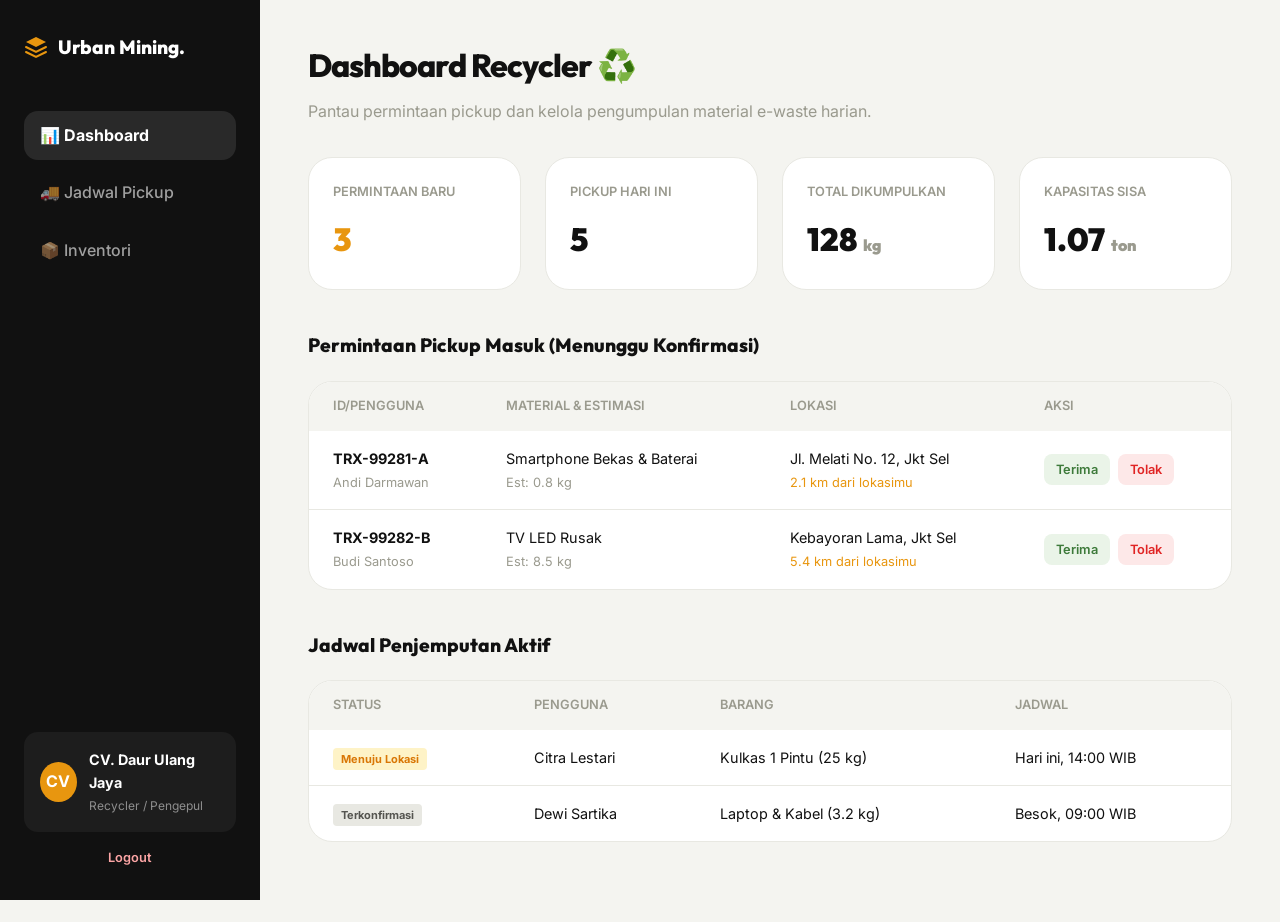
<file: dashboard-recycler.html>
<!DOCTYPE html>
<html lang="id">
<head>
  <meta charset="UTF-8" />
  <meta name="viewport" content="width=device-width, initial-scale=1.0" />
  <title>Dashboard Recycler — Urban Mining Connector</title>
  <link rel="preconnect" href="https://fonts.googleapis.com" />
  <link rel="preconnect" href="https://fonts.gstatic.com" crossorigin />
  <link href="https://fonts.googleapis.com/css2?family=Outfit:wght@300;400;500;600;700;800;900&family=Inter:wght@300;400;500;600&display=swap" rel="stylesheet" />
  <link rel="stylesheet" href="style.css?v=3" />
  <style>
    body { background: var(--grey-100); }
    .dash-layout { display: grid; grid-template-columns: 260px 1fr; min-height: 100vh; }
    
    /* Sidebar */
    .dash-sidebar { background: var(--black); border-right: none; padding: 32px 24px; display: flex; flex-direction: column; position: sticky; top: 0; height: 100vh; color: var(--white); }
    .dash-logo { display: flex; align-items: center; gap: 10px; font-family: var(--font-heading); font-size: 1.2rem; font-weight: 800; color: var(--white); text-decoration: none; margin-bottom: 48px; }
    .dash-nav { display: flex; flex-direction: column; gap: 8px; flex: 1; }
    .dash-link { display: flex; align-items: center; gap: 12px; padding: 12px 16px; border-radius: var(--radius-md); color: rgba(255,255,255,0.6); font-weight: 500; text-decoration: none; transition: var(--transition); }
    .dash-link:hover, .dash-link.active { background: rgba(255,255,255,0.1); color: var(--white); }
    .dash-link.active { font-weight: 700; }
    
    .dash-user-card { padding: 16px; background: rgba(255,255,255,0.05); border-radius: var(--radius-md); display: flex; align-items: center; gap: 12px; margin-top: auto; }
    .dash-avatar { width: 40px; height: 40px; background: #E8960F; border-radius: 50%; color: #fff; display: flex; align-items: center; justify-content: center; font-weight: 700; }
    .dash-user-info h4 { font-size: 0.9rem; margin-bottom: 2px; color: var(--white); }
    .dash-user-info p { font-size: 0.75rem; color: rgba(255,255,255,0.5); }

    /* Main Content */
    .dash-main { padding: 40px 48px; }
    .dash-header { display: flex; justify-content: space-between; align-items: flex-end; margin-bottom: 32px; }
    .dash-header h1 { font-family: var(--font-heading); font-size: 2rem; font-weight: 800; letter-spacing: -1px; }
    .dash-header p { color: var(--grey-500); margin-top: 8px; }
    
    /* Stats */
    .dash-stats { display: grid; grid-template-columns: repeat(4, 1fr); gap: 24px; margin-bottom: 40px; }
    .stat-card { background: var(--white); padding: 24px; border-radius: var(--radius-lg); border: 1px solid var(--grey-200); }
    .stat-card-title { font-size: 0.8rem; color: var(--grey-500); font-weight: 600; text-transform: uppercase; margin-bottom: 12px; }
    .stat-card-val { font-family: var(--font-heading); font-size: 2rem; font-weight: 900; color: var(--black); }
    
    /* Requests Table */
    .dash-section-title { font-family: var(--font-heading); font-size: 1.2rem; font-weight: 800; margin-bottom: 20px; }
    .data-card { background: var(--white); border-radius: var(--radius-lg); border: 1px solid var(--grey-200); overflow: hidden; margin-bottom: 40px; }
    .table { width: 100%; border-collapse: collapse; }
    .table th { background: var(--grey-100); text-align: left; padding: 14px 24px; font-size: 0.8rem; font-weight: 600; color: var(--grey-500); text-transform: uppercase; }
    .table td { padding: 16px 24px; border-bottom: 1px solid var(--grey-200); font-size: 0.9rem; vertical-align: middle; }
    .table tr:last-child td { border-bottom: none; }
    
    .btn-sm { padding: 8px 12px; font-size: 0.8rem; border-radius: var(--radius-sm); font-weight: 600; cursor: pointer; border: none; }
    .btn-acc { background: #EAF4E8; color: #3D7A3A; }
    .btn-acc:hover { background: #3D7A3A; color: #fff; }
    .btn-rej { background: #FDE8E8; color: #E02424; }
    .btn-rej:hover { background: #E02424; color: #fff; }

    @media (max-width: 1024px) { .dash-layout { grid-template-columns: 1fr; } .dash-sidebar { display: none; } .dash-stats { grid-template-columns: repeat(2, 1fr); } }
  </style>
</head>
<body>

  <div class="dash-layout">
    <aside class="dash-sidebar">
      <a href="index.html" class="dash-logo">
        <svg width="24" height="24" viewBox="0 0 24 24" fill="none"><path d="M12 2L2 7l10 5 10-5-10-5z" fill="#E8960F"/><path d="M2 17l10 5 10-5M2 12l10 5 10-5" stroke="#E8960F" stroke-width="2" stroke-linecap="round"/></svg>
        Urban Mining.
      </a>
      <nav class="dash-nav">
        <a href="#" class="dash-link active">📊 Dashboard</a>
        <a href="#" class="dash-link">🚚 Jadwal Pickup</a>
        <a href="#" class="dash-link">📦 Inventori</a>
      </nav>
      <div class="dash-user-card">
        <div class="dash-avatar">CV</div>
        <div class="dash-user-info">
          <h4>CV. Daur Ulang Jaya</h4>
          <p>Recycler / Pengepul</p>
        </div>
      </div>
      <a href="login.html" style="margin-top:16px;text-align:center;font-size:0.8rem;color:#FCA5A5;font-weight:600;text-decoration:none;">Logout</a>
    </aside>

    <main class="dash-main">
      <div class="dash-header">
        <div>
          <h1>Dashboard Recycler ♻️</h1>
          <p>Pantau permintaan pickup dan kelola pengumpulan material e-waste harian.</p>
        </div>
      </div>

      <div class="dash-stats">
        <div class="stat-card">
          <div class="stat-card-title">Permintaan Baru</div>
          <div class="stat-card-val" style="color:#E8960F">3</div>
        </div>
        <div class="stat-card">
          <div class="stat-card-title">Pickup Hari Ini</div>
          <div class="stat-card-val">5</div>
        </div>
        <div class="stat-card">
          <div class="stat-card-title">Total Dikumpulkan</div>
          <div class="stat-card-val">128 <span style="font-size:1rem;color:var(--grey-500)">kg</span></div>
        </div>
        <div class="stat-card">
          <div class="stat-card-title">Kapasitas Sisa</div>
          <div class="stat-card-val">1.07 <span style="font-size:1rem;color:var(--grey-500)">ton</span></div>
        </div>
      </div>

      <h2 class="dash-section-title">Permintaan Pickup Masuk (Menunggu Konfirmasi)</h2>
      <div class="data-card">
        <table class="table">
          <thead>
            <tr>
              <th>ID/Pengguna</th>
              <th>Material & Estimasi</th>
              <th>Lokasi</th>
              <th>Aksi</th>
            </tr>
          </thead>
          <tbody>
            <tr id="req-1">
              <td>
                <strong style="color:var(--black);display:block;">TRX-99281-A</strong>
                <span style="font-size:0.8rem;color:var(--grey-500);">Andi Darmawan</span>
              </td>
              <td>Smartphone Bekas & Baterai<br/><span style="font-size:0.8rem;color:var(--grey-500);">Est: 0.8 kg</span></td>
              <td>Jl. Melati No. 12, Jkt Sel<br/><span style="font-size:0.8rem;color:#E8960F;">2.1 km dari lokasimu</span></td>
              <td>
                <div style="display:flex;gap:8px;">
                  <button class="btn-sm btn-acc" onclick="acceptReq('req-1')">Terima</button>
                  <button class="btn-sm btn-rej" onclick="rejectReq('req-1')">Tolak</button>
                </div>
              </td>
            </tr>
            <tr id="req-2">
              <td>
                <strong style="color:var(--black);display:block;">TRX-99282-B</strong>
                <span style="font-size:0.8rem;color:var(--grey-500);">Budi Santoso</span>
              </td>
              <td>TV LED Rusak<br/><span style="font-size:0.8rem;color:var(--grey-500);">Est: 8.5 kg</span></td>
              <td>Kebayoran Lama, Jkt Sel<br/><span style="font-size:0.8rem;color:#E8960F;">5.4 km dari lokasimu</span></td>
              <td>
                <div style="display:flex;gap:8px;">
                  <button class="btn-sm btn-acc" onclick="acceptReq('req-2')">Terima</button>
                  <button class="btn-sm btn-rej" onclick="rejectReq('req-2')">Tolak</button>
                </div>
              </td>
            </tr>
          </tbody>
        </table>
      </div>

      <h2 class="dash-section-title">Jadwal Penjemputan Aktif</h2>
      <div class="data-card">
        <table class="table">
          <thead>
            <tr>
              <th>Status</th>
              <th>Pengguna</th>
              <th>Barang</th>
              <th>Jadwal</th>
            </tr>
          </thead>
          <tbody>
            <tr>
              <td><span style="font-size:11px;background:#FEF3C7;color:#D97706;padding:4px 8px;border-radius:4px;font-weight:700;">Menuju Lokasi</span></td>
              <td>Citra Lestari</td>
              <td>Kulkas 1 Pintu (25 kg)</td>
              <td>Hari ini, 14:00 WIB</td>
            </tr>
            <tr>
              <td><span style="font-size:11px;background:var(--grey-200);color:var(--grey-700);padding:4px 8px;border-radius:4px;font-weight:700;">Terkonfirmasi</span></td>
              <td>Dewi Sartika</td>
              <td>Laptop & Kabel (3.2 kg)</td>
              <td>Besok, 09:00 WIB</td>
            </tr>
          </tbody>
        </table>
      </div>

    </main>
  </div>

  <script>
    function acceptReq(id) {
      document.getElementById(id).innerHTML = `<td colspan="4" style="text-align:center;color:#3D7A3A;font-weight:600;padding:24px;">✅ Permintaan diterima. Ditambahkan ke Jadwal Penjemputan.</td>`;
    }
    function rejectReq(id) {
      document.getElementById(id).style.display = 'none';
    }
  </script>
</body>
</html>
</file>
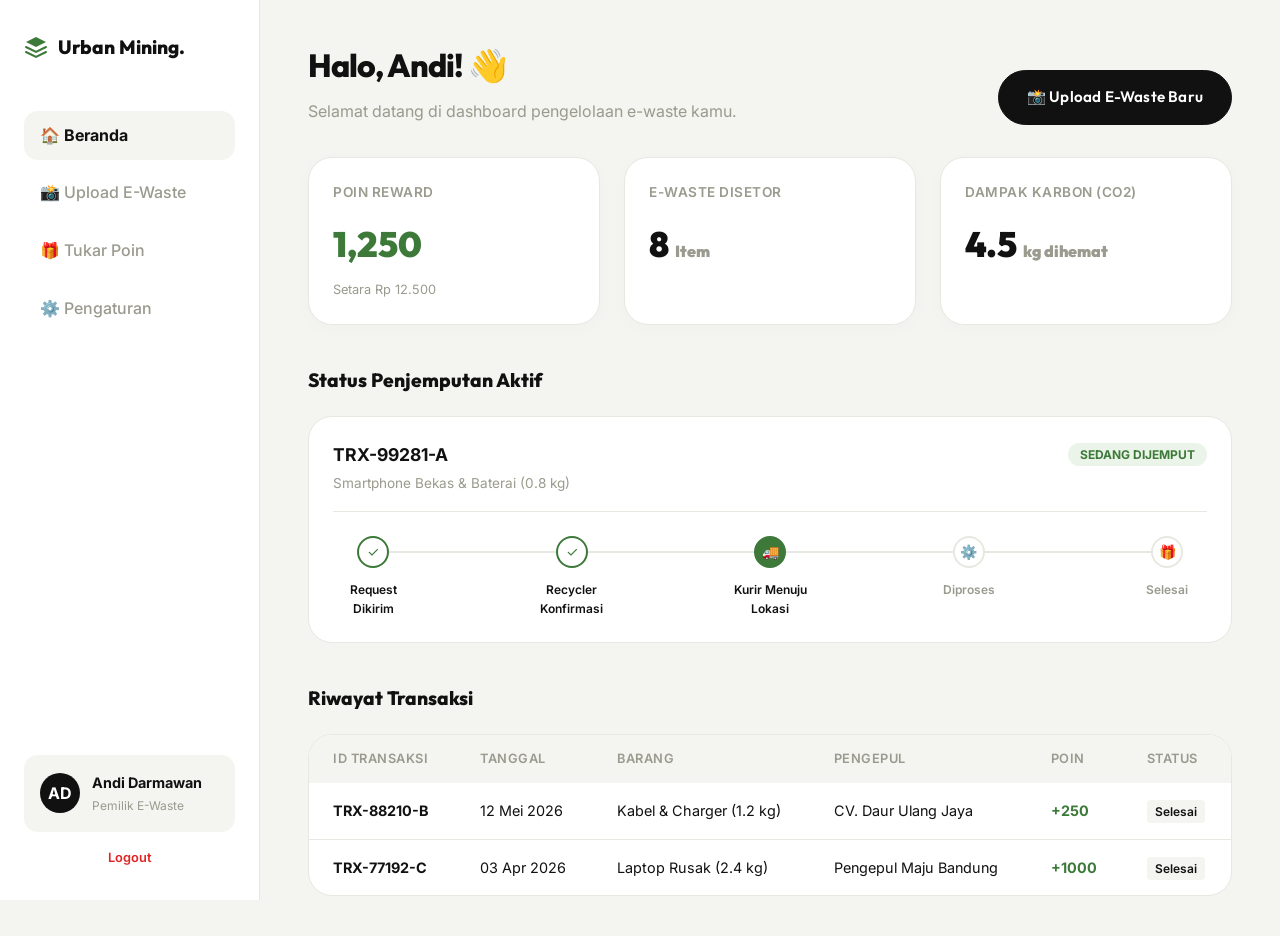
<file: dashboard-user.html>
<!DOCTYPE html>
<html lang="id">
<head>
  <meta charset="UTF-8" />
  <meta name="viewport" content="width=device-width, initial-scale=1.0" />
  <title>Dashboard Pemilik — Urban Mining Connector</title>
  <link rel="preconnect" href="https://fonts.googleapis.com" />
  <link rel="preconnect" href="https://fonts.gstatic.com" crossorigin />
  <link href="https://fonts.googleapis.com/css2?family=Outfit:wght@300;400;500;600;700;800;900&family=Inter:wght@300;400;500;600&display=swap" rel="stylesheet" />
  <link rel="stylesheet" href="style.css?v=3" />
  <style>
    body { background: var(--grey-100); }
    .dash-layout {
      display: grid;
      grid-template-columns: 260px 1fr;
      min-height: 100vh;
    }
    
    /* Sidebar */
    .dash-sidebar {
      background: var(--white);
      border-right: 1px solid var(--grey-200);
      padding: 32px 24px;
      display: flex;
      flex-direction: column;
      position: sticky;
      top: 0;
      height: 100vh;
    }
    .dash-logo {
      display: flex;
      align-items: center;
      gap: 10px;
      font-family: var(--font-heading);
      font-size: 1.2rem;
      font-weight: 800;
      color: var(--black);
      text-decoration: none;
      margin-bottom: 48px;
    }
    .dash-nav { display: flex; flex-direction: column; gap: 8px; flex: 1; }
    .dash-link {
      display: flex;
      align-items: center;
      gap: 12px;
      padding: 12px 16px;
      border-radius: var(--radius-md);
      color: var(--grey-500);
      font-weight: 500;
      text-decoration: none;
      transition: var(--transition);
    }
    .dash-link:hover, .dash-link.active {
      background: var(--grey-100);
      color: var(--black);
    }
    .dash-link.active { font-weight: 700; }
    
    .dash-user-card {
      padding: 16px;
      background: var(--grey-100);
      border-radius: var(--radius-md);
      display: flex;
      align-items: center;
      gap: 12px;
      margin-top: auto;
    }
    .dash-avatar { width: 40px; height: 40px; background: var(--black); border-radius: 50%; color: #fff; display: flex; align-items: center; justify-content: center; font-weight: 700; }
    .dash-user-info h4 { font-size: 0.9rem; margin-bottom: 2px; }
    .dash-user-info p { font-size: 0.75rem; color: var(--grey-500); }

    /* Main Content */
    .dash-main { padding: 40px 48px; }
    .dash-header { display: flex; justify-content: space-between; align-items: flex-end; margin-bottom: 32px; }
    .dash-header h1 { font-family: var(--font-heading); font-size: 2rem; font-weight: 800; letter-spacing: -1px; }
    .dash-header p { color: var(--grey-500); margin-top: 8px; }
    
    /* Stats Grid */
    .dash-stats { display: grid; grid-template-columns: repeat(3, 1fr); gap: 24px; margin-bottom: 40px; }
    .stat-card {
      background: var(--white);
      padding: 24px;
      border-radius: var(--radius-lg);
      border: 1px solid var(--grey-200);
      box-shadow: 0 4px 20px rgba(0,0,0,0.02);
    }
    .stat-card-title { font-size: 0.85rem; color: var(--grey-500); font-weight: 600; text-transform: uppercase; letter-spacing: 0.5px; margin-bottom: 12px; }
    .stat-card-val { font-family: var(--font-heading); font-size: 2.2rem; font-weight: 900; color: var(--black); }
    .stat-card-val.green { color: #3D7A3A; }

    /* Tracking Section */
    .dash-section-title { font-family: var(--font-heading); font-size: 1.2rem; font-weight: 800; margin-bottom: 20px; }
    
    .tracking-card {
      background: var(--white);
      border-radius: var(--radius-lg);
      border: 1px solid var(--grey-200);
      padding: 24px;
      margin-bottom: 40px;
    }
    .track-header { display: flex; justify-content: space-between; margin-bottom: 24px; border-bottom: 1px solid var(--grey-200); padding-bottom: 16px; }
    .track-id { font-weight: 700; font-size: 1.1rem; }
    .track-badge { background: #EAF4E8; color: #3D7A3A; padding: 4px 12px; border-radius: 99px; font-size: 0.75rem; font-weight: 700; text-transform: uppercase; }
    
    .track-steps { display: flex; justify-content: space-between; position: relative; }
    .track-steps::before {
      content: ''; position: absolute; top: 15px; left: 30px; right: 30px;
      height: 2px; background: var(--grey-200); z-index: 1;
    }
    .track-step { text-align: center; position: relative; z-index: 2; width: 80px; }
    .step-icon {
      width: 32px; height: 32px; background: var(--white); border: 2px solid var(--grey-200);
      border-radius: 50%; margin: 0 auto 12px; display: flex; align-items: center; justify-content: center;
      font-size: 14px;
    }
    .track-step.active .step-icon { border-color: #3D7A3A; background: #3D7A3A; color: #fff; }
    .track-step.done .step-icon { border-color: #3D7A3A; background: #fff; color: #3D7A3A; }
    .step-lbl { font-size: 0.75rem; font-weight: 600; color: var(--grey-500); }
    .track-step.active .step-lbl, .track-step.done .step-lbl { color: var(--black); }

    /* History Table */
    .history-card {
      background: var(--white);
      border-radius: var(--radius-lg);
      border: 1px solid var(--grey-200);
      overflow: hidden;
    }
    .table { width: 100%; border-collapse: collapse; }
    .table th { background: var(--grey-100); text-align: left; padding: 14px 24px; font-size: 0.8rem; font-weight: 600; color: var(--grey-500); text-transform: uppercase; letter-spacing: 0.5px; }
    .table td { padding: 16px 24px; border-bottom: 1px solid var(--grey-200); font-size: 0.9rem; }
    .table tr:last-child td { border-bottom: none; }
    
    @media (max-width: 1024px) {
      .dash-layout { grid-template-columns: 1fr; }
      .dash-sidebar { display: none; }
      .dash-main { padding: 24px; }
      .dash-stats { grid-template-columns: 1fr; }
    }
  </style>
</head>
<body>

  <div class="dash-layout">
    <!-- SIDEBAR -->
    <aside class="dash-sidebar">
      <a href="index.html" class="dash-logo">
        <svg width="24" height="24" viewBox="0 0 24 24" fill="none"><path d="M12 2L2 7l10 5 10-5-10-5z" fill="#3D7A3A"/><path d="M2 17l10 5 10-5M2 12l10 5 10-5" stroke="#3D7A3A" stroke-width="2" stroke-linecap="round"/></svg>
        Urban Mining.
      </a>
      
      <nav class="dash-nav">
        <a href="dashboard-user.html" class="dash-link active">🏠 Beranda</a>
        <a href="upload-ewaste.html" class="dash-link">📸 Upload E-Waste</a>
        <a href="#" class="dash-link">🎁 Tukar Poin</a>
        <a href="#" class="dash-link">⚙️ Pengaturan</a>
      </nav>
      
      <div class="dash-user-card">
        <div class="dash-avatar">AD</div>
        <div class="dash-user-info">
          <h4>Andi Darmawan</h4>
          <p>Pemilik E-Waste</p>
        </div>
      </div>
      <a href="login.html" style="margin-top:16px;text-align:center;font-size:0.8rem;color:#E02424;font-weight:600;text-decoration:none;">Logout</a>
    </aside>

    <!-- MAIN CONTENT -->
    <main class="dash-main">
      <div class="dash-header">
        <div>
          <h1>Halo, Andi! 👋</h1>
          <p>Selamat datang di dashboard pengelolaan e-waste kamu.</p>
        </div>
        <a href="upload-ewaste.html" class="btn btn-dark">📸 Upload E-Waste Baru</a>
      </div>

      <div class="dash-stats">
        <div class="stat-card">
          <div class="stat-card-title">Poin Reward</div>
          <div class="stat-card-val green">1,250</div>
          <div style="font-size:0.8rem;color:var(--grey-500);margin-top:8px;">Setara Rp 12.500</div>
        </div>
        <div class="stat-card">
          <div class="stat-card-title">E-Waste Disetor</div>
          <div class="stat-card-val">8 <span style="font-size:1rem;color:var(--grey-500);">Item</span></div>
        </div>
        <div class="stat-card">
          <div class="stat-card-title">Dampak Karbon (CO2)</div>
          <div class="stat-card-val">4.5 <span style="font-size:1rem;color:var(--grey-500);">kg dihemat</span></div>
        </div>
      </div>

      <h2 class="dash-section-title">Status Penjemputan Aktif</h2>
      <div class="tracking-card">
        <div class="track-header">
          <div>
            <div class="track-id">TRX-99281-A</div>
            <div style="font-size:0.85rem;color:var(--grey-500);margin-top:4px;">Smartphone Bekas & Baterai (0.8 kg)</div>
          </div>
          <div><span class="track-badge">Sedang Dijemput</span></div>
        </div>
        <div class="track-steps">
          <div class="track-step done">
            <div class="step-icon">✓</div>
            <div class="step-lbl">Request Dikirim</div>
          </div>
          <div class="track-step done">
            <div class="step-icon">✓</div>
            <div class="step-lbl">Recycler Konfirmasi</div>
          </div>
          <div class="track-step active">
            <div class="step-icon">🚚</div>
            <div class="step-lbl">Kurir Menuju Lokasi</div>
          </div>
          <div class="track-step">
            <div class="step-icon">⚙️</div>
            <div class="step-lbl">Diproses</div>
          </div>
          <div class="track-step">
            <div class="step-icon">🎁</div>
            <div class="step-lbl">Selesai</div>
          </div>
        </div>
      </div>

      <h2 class="dash-section-title">Riwayat Transaksi</h2>
      <div class="history-card">
        <table class="table">
          <thead>
            <tr>
              <th>ID Transaksi</th>
              <th>Tanggal</th>
              <th>Barang</th>
              <th>Pengepul</th>
              <th>Poin</th>
              <th>Status</th>
            </tr>
          </thead>
          <tbody>
            <tr>
              <td><strong style="color:var(--black)">TRX-88210-B</strong></td>
              <td>12 Mei 2026</td>
              <td>Kabel & Charger (1.2 kg)</td>
              <td>CV. Daur Ulang Jaya</td>
              <td style="color:#3D7A3A;font-weight:700;">+250</td>
              <td><span style="font-size:12px;background:var(--grey-100);padding:4px 8px;border-radius:4px;font-weight:600;">Selesai</span></td>
            </tr>
            <tr>
              <td><strong style="color:var(--black)">TRX-77192-C</strong></td>
              <td>03 Apr 2026</td>
              <td>Laptop Rusak (2.4 kg)</td>
              <td>Pengepul Maju Bandung</td>
              <td style="color:#3D7A3A;font-weight:700;">+1000</td>
              <td><span style="font-size:12px;background:var(--grey-100);padding:4px 8px;border-radius:4px;font-weight:600;">Selesai</span></td>
            </tr>
          </tbody>
        </table>
      </div>

    </main>
  </div>

</body>
</html>
</file>
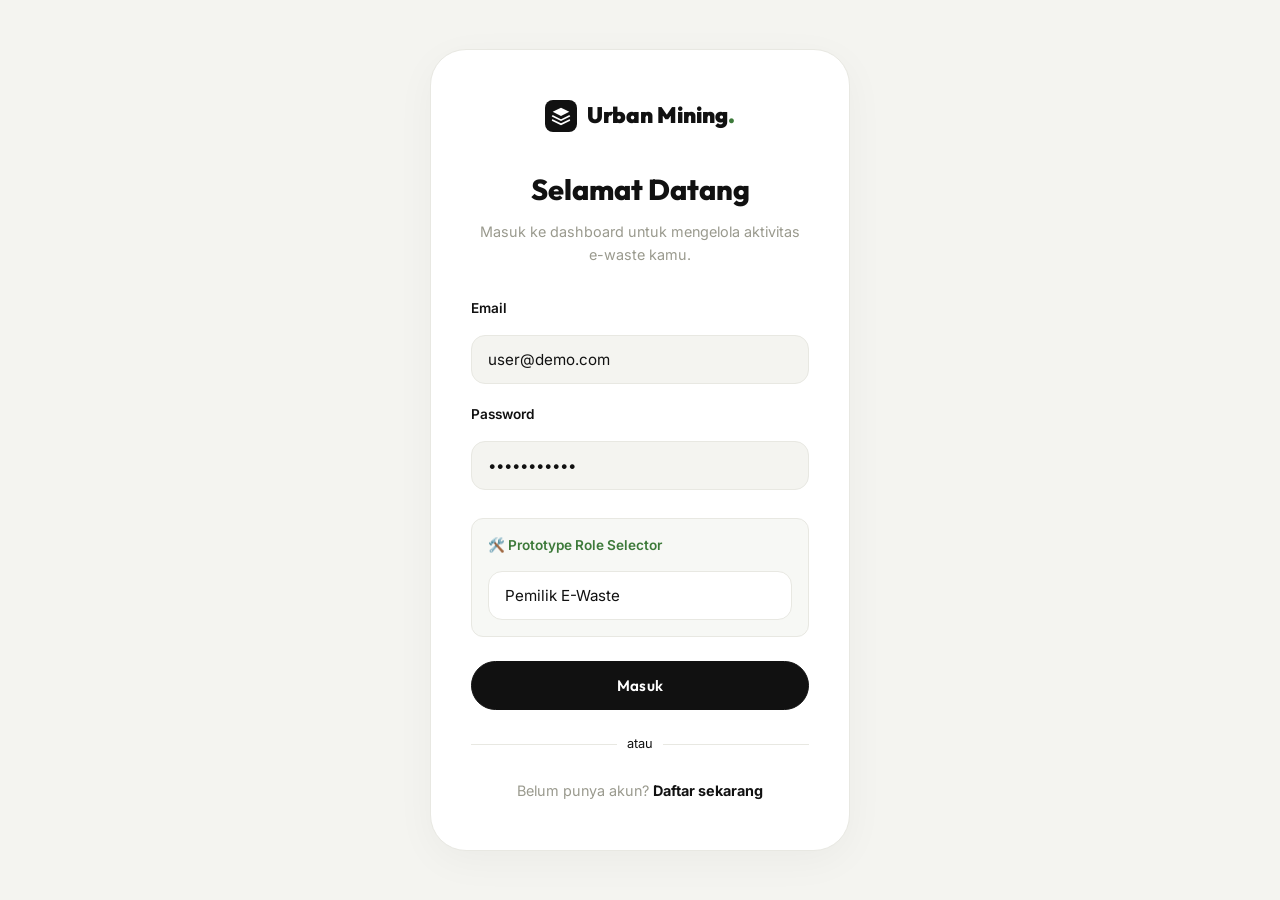
<file: login.html>
<!DOCTYPE html>
<html lang="id">
<head>
  <meta charset="UTF-8" />
  <meta name="viewport" content="width=device-width, initial-scale=1.0" />
  <title>Login — Urban Mining Connector</title>
  <meta name="description" content="Masuk ke dashboard Urban Mining Connector." />
  <link rel="preconnect" href="https://fonts.googleapis.com" />
  <link rel="preconnect" href="https://fonts.gstatic.com" crossorigin />
  <link href="https://fonts.googleapis.com/css2?family=Outfit:wght@300;400;500;600;700;800;900&family=Inter:wght@300;400;500;600&display=swap" rel="stylesheet" />
  <link rel="stylesheet" href="style.css?v=3" />
  <style>
    .login-container {
      min-height: 100vh;
      display: flex;
      align-items: center;
      justify-content: center;
      background: var(--grey-100);
      padding: 40px 20px;
    }
    .login-card {
      background: var(--white);
      width: 100%;
      max-width: 420px;
      padding: 48px 40px;
      border-radius: var(--radius-xl);
      border: 1.5px solid var(--grey-200);
      box-shadow: 0 10px 40px rgba(0,0,0,0.04);
      text-align: center;
    }
    .login-logo {
      display: inline-flex;
      align-items: center;
      gap: 10px;
      font-family: var(--font-heading);
      font-size: 1.4rem;
      font-weight: 900;
      color: var(--black);
      margin-bottom: 32px;
      text-decoration: none;
    }
    .login-logo .logo-mark { width: 32px; height: 32px; }
    
    .login-card h1 {
      font-family: var(--font-heading);
      font-size: 1.8rem;
      font-weight: 800;
      margin-bottom: 8px;
    }
    .login-card p {
      font-size: 0.9rem;
      color: var(--grey-500);
      margin-bottom: 32px;
    }
    
    .login-form {
      text-align: left;
    }
    .form-group label {
      display: block;
      font-size: 0.85rem;
      font-weight: 600;
      color: var(--black);
      margin-bottom: 8px;
    }
    .form-group input, .form-group select {
      width: 100%;
      padding: 14px 16px;
      background: var(--grey-100);
      border: 1.5px solid var(--grey-200);
      border-radius: var(--radius-md);
      font-family: var(--font-body);
      font-size: 0.95rem;
      color: var(--black);
      transition: var(--transition);
      margin-bottom: 20px;
    }
    .form-group input:focus, .form-group select:focus {
      outline: none;
      border-color: var(--black);
      background: var(--white);
    }
    
    .login-divider {
      display: flex;
      align-items: center;
      text-align: center;
      color: var(--grey-400);
      font-size: 0.8rem;
      margin: 24px 0;
    }
    .login-divider::before, .login-divider::after {
      content: '';
      flex: 1;
      border-bottom: 1px solid var(--grey-200);
    }
    .login-divider span { padding: 0 10px; }
    
    .login-footer {
      margin-top: 24px;
      font-size: 0.9rem;
      color: var(--grey-500);
    }
    .login-footer a {
      color: var(--black);
      font-weight: 700;
      text-decoration: none;
    }
    .login-footer a:hover { text-decoration: underline; }
  </style>
</head>
<body>

  <div class="login-container">
    <div class="login-card">
      <a href="index.html" class="login-logo">
        <div class="logo-mark"><svg width="20" height="20" viewBox="0 0 24 24" fill="none"><path d="M12 2L2 7l10 5 10-5-10-5z" fill="currentColor"/><path d="M2 17l10 5 10-5M2 12l10 5 10-5" stroke="currentColor" stroke-width="2" stroke-linecap="round"/></svg></div>
        <span>Urban Mining<span class="logo-dot" style="color:#3D7A3A">.</span></span>
      </a>
      
      <h1>Selamat Datang</h1>
      <p>Masuk ke dashboard untuk mengelola aktivitas e-waste kamu.</p>
      
      <form class="login-form" id="login-form">
        <div class="form-group">
          <label for="email">Email</label>
          <input type="email" id="email" placeholder="contoh@email.com" value="user@demo.com" required />
        </div>
        <div class="form-group">
          <label for="password">Password</label>
          <input type="password" id="password" placeholder="••••••••" value="password123" required />
        </div>
        
        <!-- PROTOTYPE ONLY: Role selector to simulate routing -->
        <div class="form-group" style="background:#f7f8f5; padding:16px; border-radius:12px; border:1px solid #e8e8e2; margin-top:8px;">
          <label for="demo-role" style="color:#3D7A3A;">🛠️ Prototype Role Selector</label>
          <select id="demo-role" style="margin-bottom:0; background:#fff;">
            <option value="dashboard-user.html">Pemilik E-Waste</option>
            <option value="dashboard-recycler.html">Recycler / Pengepul</option>
            <option value="dashboard-admin.html">Admin Sistem</option>
          </select>
        </div>

        <button type="button" class="btn btn-dark btn-full" style="margin-top:24px;" onclick="simulateLogin()">Masuk</button>
      </form>
      
      <div class="login-divider"><span>atau</span></div>
      
      <div class="login-footer">
        Belum punya akun? <a href="daftar.html">Daftar sekarang</a>
      </div>
    </div>
  </div>

  <script>
    function simulateLogin() {
      const btn = document.querySelector('.btn-dark');
      btn.textContent = 'Memproses...';
      btn.style.opacity = '0.7';
      
      // Simulate network request
      setTimeout(() => {
        const route = document.getElementById('demo-role').value;
        window.location.href = route;
      }, 800);
    }
  </script>
</body>
</html>
</file>
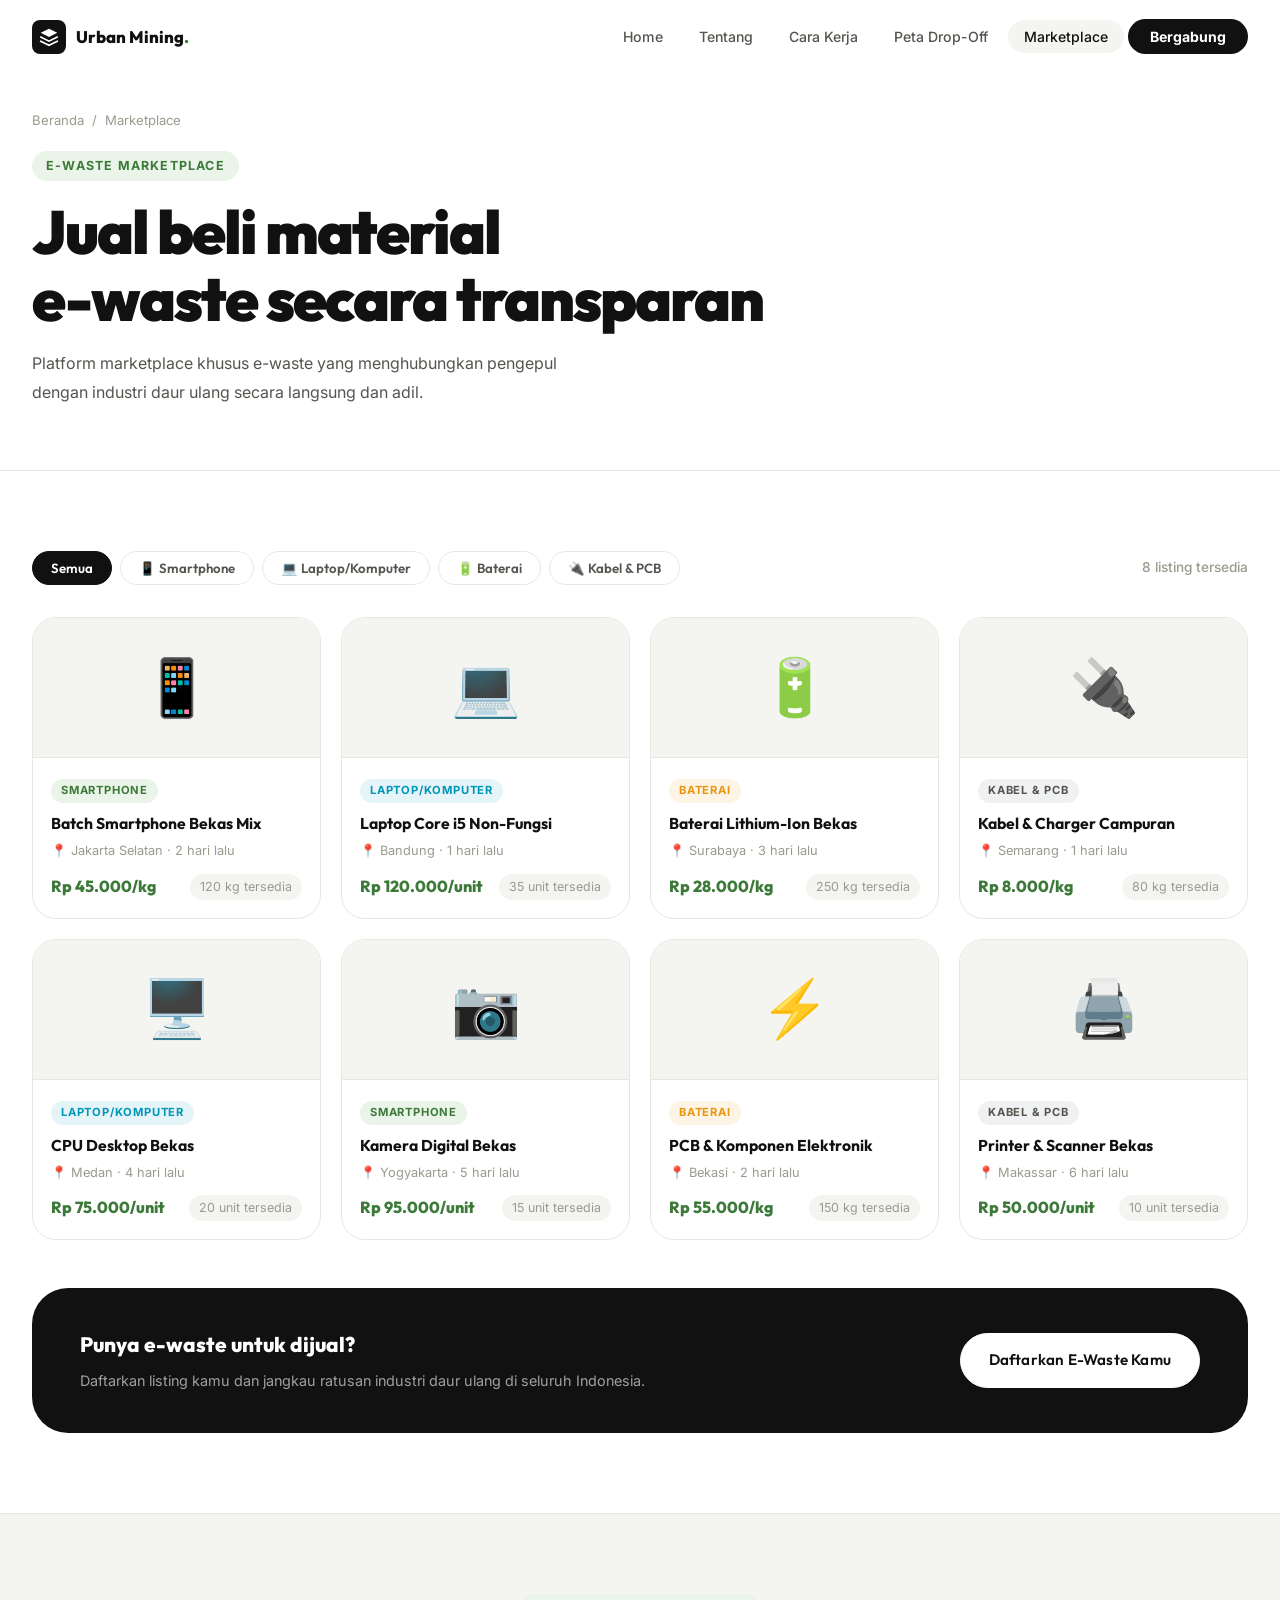
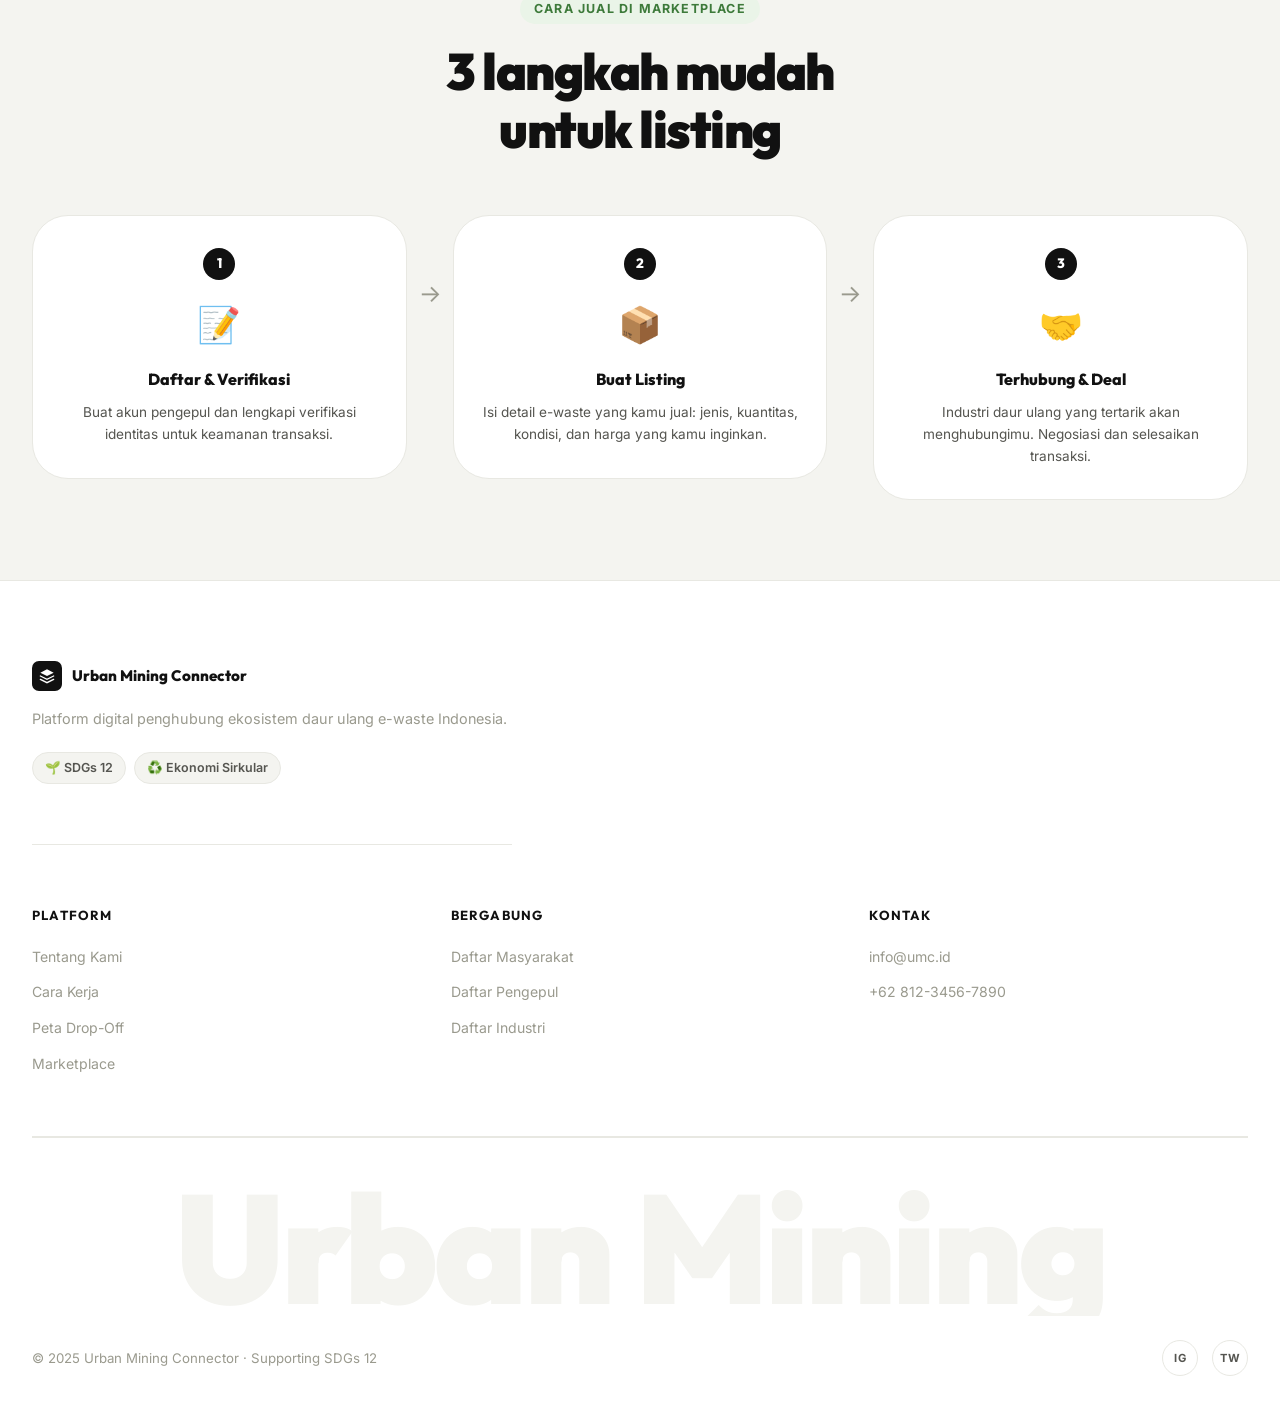
<file: marketplace.html>
﻿<!DOCTYPE html>
<html lang="id">
<head>
  <meta charset="UTF-8" />
  <meta name="viewport" content="width=device-width, initial-scale=1.0" />
  <title>Marketplace E-Waste — Urban Mining Connector</title>
  <meta name="description" content="Jual beli material e-waste secara transparan. Hubungkan pengepul dengan industri daur ulang formal." />
  <link rel="preconnect" href="https://fonts.googleapis.com" />
  <link rel="preconnect" href="https://fonts.gstatic.com" crossorigin />
  <link href="https://fonts.googleapis.com/css2?family=Outfit:wght@300;400;500;600;700;800;900&family=Inter:wght@300;400;500;600&display=swap" rel="stylesheet" />
  <link rel="stylesheet" href="style.css?v=3" />
</head>
<body>

  <nav class="navbar scrolled" id="navbar">
    <div class="container nav-container">
      <a href="index.html" class="nav-logo">
        <div class="logo-mark"><svg width="20" height="20" viewBox="0 0 24 24" fill="none"><path d="M12 2L2 7l10 5 10-5-10-5z" fill="currentColor"/><path d="M2 17l10 5 10-5M2 12l10 5 10-5" stroke="currentColor" stroke-width="2" stroke-linecap="round"/></svg></div>
        <span>Urban Mining<span class="logo-dot">.</span></span>
      </a>
      <ul class="nav-links" id="nav-links">
        <li><a href="index.html" class="nav-link">Home</a></li>
        <li><a href="tentang.html" class="nav-link">Tentang</a></li>
        <li><a href="cara-kerja.html" class="nav-link">Cara Kerja</a></li>
        <li><a href="peta.html" class="nav-link">Peta Drop-Off</a></li>
        <li><a href="marketplace.html" class="nav-link nav-active">Marketplace</a></li>
        <li><a href="daftar.html" class="nav-link nav-cta">Bergabung</a></li>
      </ul>
      <button class="hamburger" id="hamburger"><span></span><span></span><span></span></button>
    </div>
  </nav>

  <!-- PAGE HEADER -->
  <div class="page-header">
    <div class="container">
      <div class="breadcrumb"><a href="index.html">Beranda</a> <span>/</span> <span>Marketplace</span></div>
      <span class="section-tag">E-Waste Marketplace</span>
      <h1 class="page-title">Jual beli material<br/>e-waste secara transparan</h1>
      <p class="page-subtitle">Platform marketplace khusus e-waste yang menghubungkan pengepul dengan industri daur ulang secara langsung dan adil.</p>
    </div>
  </div>

  <!-- MARKETPLACE LAYOUT -->
  <section class="page-section">
    <div class="container">

      <!-- Filter Bar -->
      <div class="mkt-bar">
        <div class="mkt-filters" id="mkt-filters">
          <button class="filter-pill active" data-mfilter="all" id="mf-all">Semua</button>
          <button class="filter-pill" data-mfilter="smartphone" id="mf-sp">📱 Smartphone</button>
          <button class="filter-pill" data-mfilter="laptop" id="mf-lp">💻 Laptop/Komputer</button>
          <button class="filter-pill" data-mfilter="battery" id="mf-bt">🔋 Baterai</button>
          <button class="filter-pill" data-mfilter="cable" id="mf-cb">🔌 Kabel & PCB</button>
        </div>
        <div class="mkt-count" id="mkt-count">8 listing tersedia</div>
      </div>

      <!-- Grid -->
      <div class="marketplace-grid" id="marketplace-grid"></div>

      <!-- CTA Banner -->
      <div class="mkt-cta-banner">
        <div class="mkt-cta-text">
          <h3>Punya e-waste untuk dijual?</h3>
          <p>Daftarkan listing kamu dan jangkau ratusan industri daur ulang di seluruh Indonesia.</p>
        </div>
        <a href="daftar.html" class="btn btn-dark" id="mkt-list-btn">Daftarkan E-Waste Kamu</a>
      </div>
    </div>
  </section>

  <!-- HOW MARKETPLACE WORKS -->
  <section class="page-section" style="background:var(--grey-100);border-top:1px solid var(--grey-200);">
    <div class="container">
      <div class="section-header-center">
        <span class="section-tag">Cara Jual di Marketplace</span>
        <h2 class="section-title-lg">3 langkah mudah<br/>untuk listing</h2>
      </div>
      <div class="flow-steps">
        <div class="flow-step reveal-up">
          <div class="flow-num">1</div>
          <div class="flow-icon">📝</div>
          <h4>Daftar & Verifikasi</h4>
          <p>Buat akun pengepul dan lengkapi verifikasi identitas untuk keamanan transaksi.</p>
        </div>
        <div class="flow-arrow">→</div>
        <div class="flow-step reveal-up">
          <div class="flow-num">2</div>
          <div class="flow-icon">📦</div>
          <h4>Buat Listing</h4>
          <p>Isi detail e-waste yang kamu jual: jenis, kuantitas, kondisi, dan harga yang kamu inginkan.</p>
        </div>
        <div class="flow-arrow">→</div>
        <div class="flow-step reveal-up">
          <div class="flow-num">3</div>
          <div class="flow-icon">🤝</div>
          <h4>Terhubung & Deal</h4>
          <p>Industri daur ulang yang tertarik akan menghubungimu. Negosiasi dan selesaikan transaksi.</p>
        </div>
      </div>
    </div>
  </section>

  <!-- FOOTER -->
  <footer class="footer">
    <div class="container">
      <div class="footer-top">
        <div class="footer-brand">
          <div class="footer-logo-mark"><svg width="16" height="16" viewBox="0 0 24 24" fill="none"><path d="M12 2L2 7l10 5 10-5-10-5z" fill="currentColor"/><path d="M2 17l10 5 10-5M2 12l10 5 10-5" stroke="currentColor" stroke-width="2" stroke-linecap="round"/></svg></div>
          <span class="footer-brand-name">Urban Mining Connector</span>
        </div>
        <p class="footer-tagline">Platform digital penghubung ekosistem daur ulang e-waste Indonesia.</p>
        <div class="footer-tags"><span class="footer-tag">🌱 SDGs 12</span><span class="footer-tag">♻️ Ekonomi Sirkular</span></div>
      </div>
      <div class="footer-links-grid">
        <div class="footer-col"><h4>Platform</h4><ul>
          <li><a href="tentang.html">Tentang Kami</a></li><li><a href="cara-kerja.html">Cara Kerja</a></li>
          <li><a href="peta.html">Peta Drop-Off</a></li><li><a href="marketplace.html">Marketplace</a></li>
        </ul></div>
        <div class="footer-col"><h4>Bergabung</h4><ul>
          <li><a href="daftar.html">Daftar Masyarakat</a></li><li><a href="daftar.html">Daftar Pengepul</a></li><li><a href="daftar.html">Daftar Industri</a></li>
        </ul></div>
        <div class="footer-col"><h4>Kontak</h4><ul>
          <li><a href="mailto:info@umc.id">info@umc.id</a></li><li><a href="#">+62 812-3456-7890</a></li>
        </ul></div>
      </div>
      <div class="footer-wordmark">Urban Mining</div>
      <div class="footer-bottom">
        <p>© 2025 Urban Mining Connector · Supporting SDGs 12</p>
        <div class="footer-socials"><a href="#" class="social-pill dark">ig</a><a href="#" class="social-pill dark">tw</a></div>
      </div>
    </div>
  </footer>

  <script src="script.js?v=3"></script>
</body>
</html>
</file>
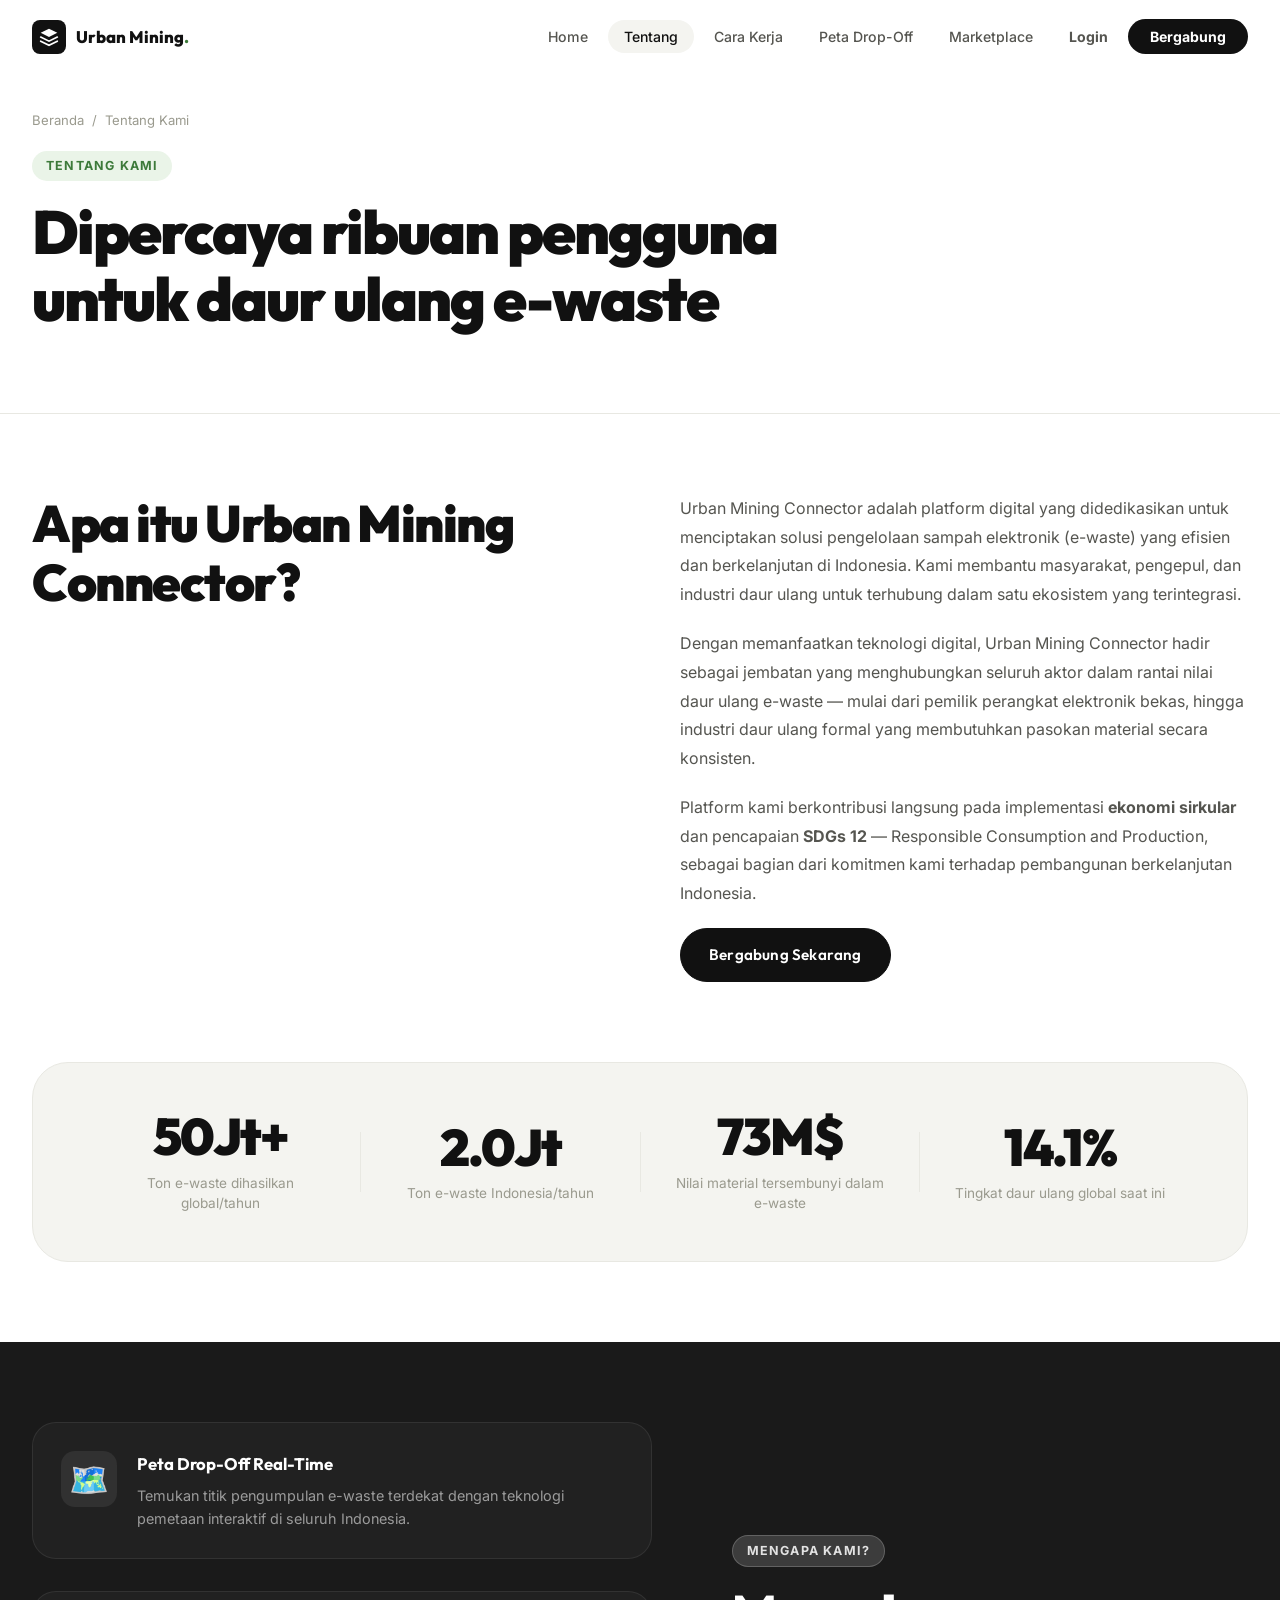
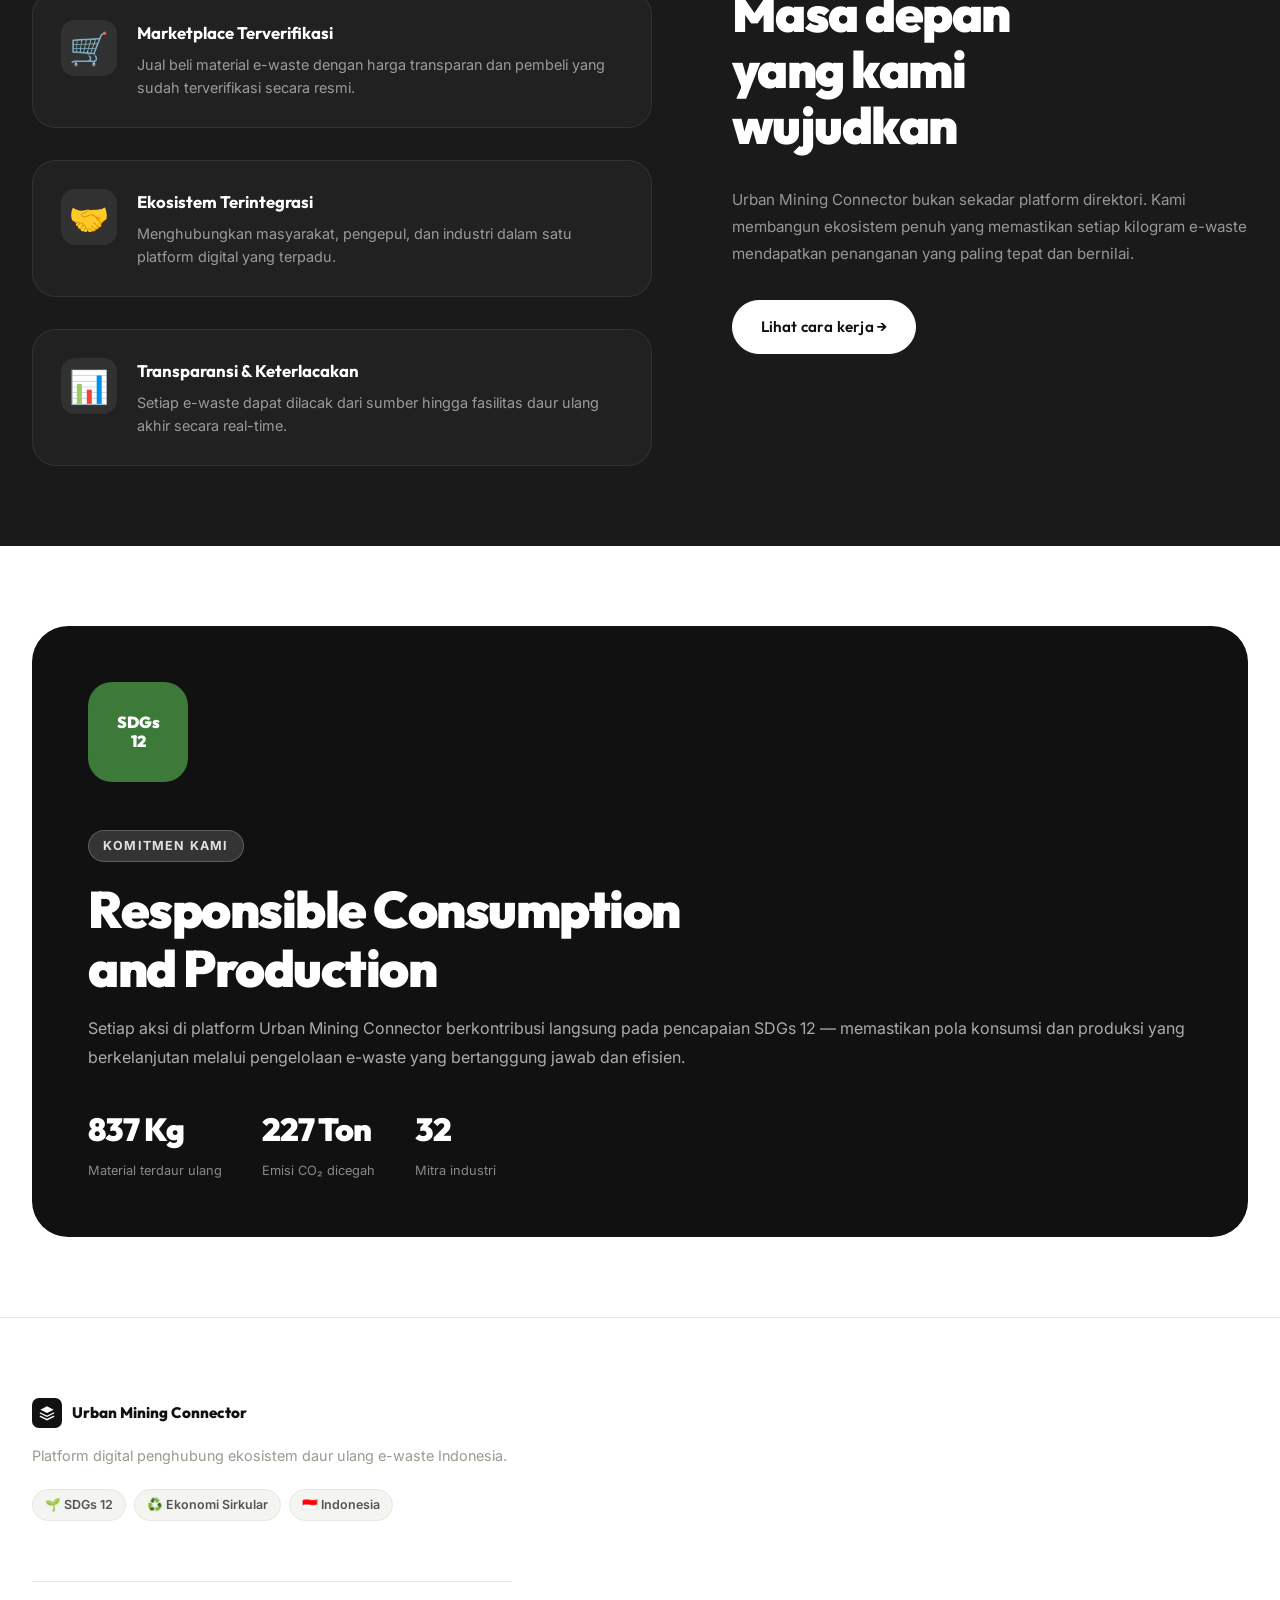
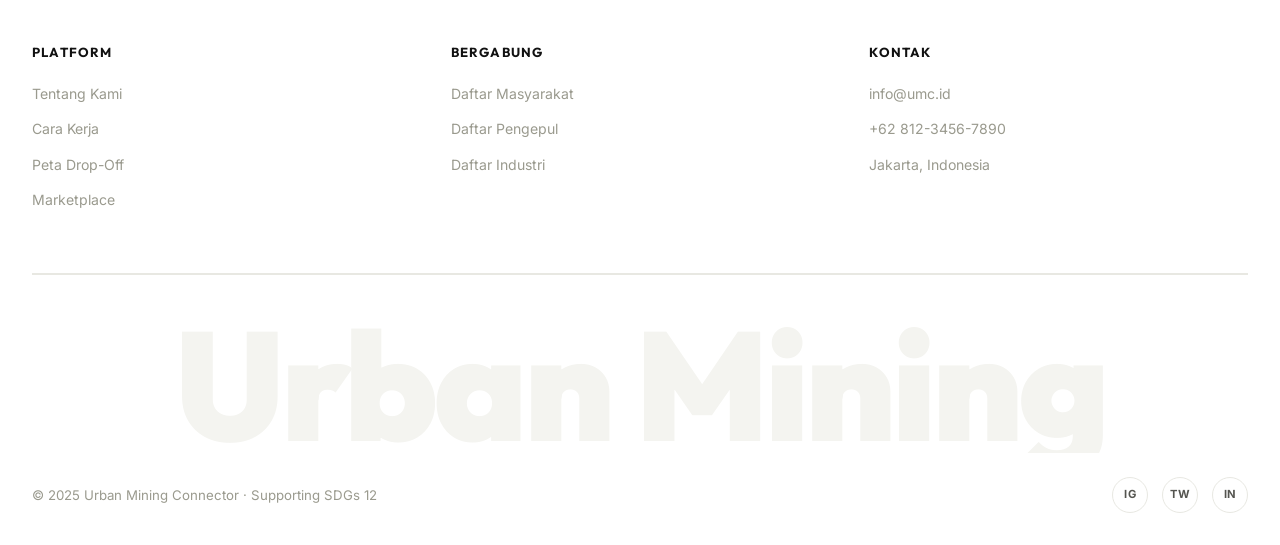
<file: tentang.html>
﻿<!DOCTYPE html>
<html lang="id">
<head>
  <meta charset="UTF-8" />
  <meta name="viewport" content="width=device-width, initial-scale=1.0" />
  <title>Tentang Kami — Urban Mining Connector</title>
  <meta name="description" content="Kenali misi, visi, dan latar belakang Urban Mining Connector dalam mengatasi krisis e-waste di Indonesia." />
  <link rel="preconnect" href="https://fonts.googleapis.com" />
  <link rel="preconnect" href="https://fonts.gstatic.com" crossorigin />
  <link href="https://fonts.googleapis.com/css2?family=Outfit:wght@300;400;500;600;700;800;900&family=Inter:wght@300;400;500;600&display=swap" rel="stylesheet" />
  <link rel="stylesheet" href="style.css?v=3" />
</head>
<body>

  <nav class="navbar scrolled" id="navbar">
    <div class="container nav-container">
      <a href="index.html" class="nav-logo">
        <div class="logo-mark"><svg width="20" height="20" viewBox="0 0 24 24" fill="none"><path d="M12 2L2 7l10 5 10-5-10-5z" fill="currentColor"/><path d="M2 17l10 5 10-5M2 12l10 5 10-5" stroke="currentColor" stroke-width="2" stroke-linecap="round"/></svg></div>
        <span>Urban Mining<span class="logo-dot">.</span></span>
      </a>
      <ul class="nav-links" id="nav-links">
        <li><a href="index.html" class="nav-link">Home</a></li>
        <li><a href="tentang.html" class="nav-link nav-active">Tentang</a></li>
        <li><a href="cara-kerja.html" class="nav-link">Cara Kerja</a></li>
        <li><a href="peta.html" class="nav-link">Peta Drop-Off</a></li>
        <li><a href="marketplace.html" class="nav-link">Marketplace</a></li>
        <li><a href="login.html" class="nav-link" style="font-weight:700;">Login</a></li>
        <li><a href="daftar.html" class="nav-link nav-cta">Bergabung</a></li>
      </ul>
      <button class="hamburger" id="hamburger"><span></span><span></span><span></span></button>
    </div>
  </nav>

  <!-- PAGE HEADER -->
  <div class="page-header">
    <div class="container">
      <div class="breadcrumb"><a href="index.html">Beranda</a> <span>/</span> <span>Tentang Kami</span></div>
      <span class="section-tag">Tentang Kami</span>
      <h1 class="page-title">Dipercaya ribuan pengguna<br/>untuk daur ulang e-waste</h1>
    </div>
  </div>

  <!-- ABOUT CONTENT -->
  <section class="page-section">
    <div class="container">
      <div class="about-grid">
        <div class="about-left">
          <h2 class="about-title">Apa itu Urban Mining<br/>Connector?</h2>
        </div>
        <div class="about-right">
          <p class="about-desc">
            Urban Mining Connector adalah platform digital yang didedikasikan untuk menciptakan solusi pengelolaan sampah elektronik (e-waste) yang efisien dan berkelanjutan di Indonesia. Kami membantu masyarakat, pengepul, dan industri daur ulang untuk terhubung dalam satu ekosistem yang terintegrasi.
          </p>
          <p class="about-desc">
            Dengan memanfaatkan teknologi digital, Urban Mining Connector hadir sebagai jembatan yang menghubungkan seluruh aktor dalam rantai nilai daur ulang e-waste — mulai dari pemilik perangkat elektronik bekas, hingga industri daur ulang formal yang membutuhkan pasokan material secara konsisten.
          </p>
          <p class="about-desc">
            Platform kami berkontribusi langsung pada implementasi <strong>ekonomi sirkular</strong> dan pencapaian <strong>SDGs 12</strong> — Responsible Consumption and Production, sebagai bagian dari komitmen kami terhadap pembangunan berkelanjutan Indonesia.
          </p>
          <a href="daftar.html" class="btn btn-dark">Bergabung Sekarang</a>
        </div>
      </div>

      <!-- Stats -->
      <div class="stats-row">
        <div class="stat-block reveal-up">
          <div class="stat-big" data-target="62" data-suffix="Jt+">0</div>
          <div class="stat-desc">Ton e-waste dihasilkan global/tahun</div>
        </div>
        <div class="stat-divider"></div>
        <div class="stat-block reveal-up">
          <div class="stat-big" data-target="2.5" data-suffix="Jt">0</div>
          <div class="stat-desc">Ton e-waste Indonesia/tahun</div>
        </div>
        <div class="stat-divider"></div>
        <div class="stat-block reveal-up">
          <div class="stat-big" data-target="91" data-suffix="M$">0</div>
          <div class="stat-desc">Nilai material tersembunyi dalam e-waste</div>
        </div>
        <div class="stat-divider"></div>
        <div class="stat-block reveal-up">
          <div class="stat-big" data-target="17.4" data-suffix="%">0</div>
          <div class="stat-desc">Tingkat daur ulang global saat ini</div>
        </div>
      </div>
    </div>
  </section>

  <!-- DARK SECTION — FEATURES -->
  <section class="dark-section page-section-dark">
    <div class="container">
      <div class="dark-grid">
        <div class="dark-left">
          <div class="dark-features">
            <div class="dark-feature reveal-up">
              <div class="df-icon">🗺️</div>
              <div>
                <h4>Peta Drop-Off Real-Time</h4>
                <p>Temukan titik pengumpulan e-waste terdekat dengan teknologi pemetaan interaktif di seluruh Indonesia.</p>
              </div>
            </div>
            <div class="dark-feature reveal-up">
              <div class="df-icon">🛒</div>
              <div>
                <h4>Marketplace Terverifikasi</h4>
                <p>Jual beli material e-waste dengan harga transparan dan pembeli yang sudah terverifikasi secara resmi.</p>
              </div>
            </div>
            <div class="dark-feature reveal-up">
              <div class="df-icon">🤝</div>
              <div>
                <h4>Ekosistem Terintegrasi</h4>
                <p>Menghubungkan masyarakat, pengepul, dan industri dalam satu platform digital yang terpadu.</p>
              </div>
            </div>
            <div class="dark-feature reveal-up">
              <div class="df-icon">📊</div>
              <div>
                <h4>Transparansi & Keterlacakan</h4>
                <p>Setiap e-waste dapat dilacak dari sumber hingga fasilitas daur ulang akhir secara real-time.</p>
              </div>
            </div>
          </div>
        </div>
        <div class="dark-right">
          <span class="section-tag-light">Mengapa Kami?</span>
          <h2 class="dark-title">Masa depan<br/>yang kami<br/>wujudkan</h2>
          <p style="color:rgba(255,255,255,0.55);font-size:0.95rem;line-height:1.8;margin-bottom:32px;">
            Urban Mining Connector bukan sekadar platform direktori. Kami membangun ekosistem penuh yang memastikan setiap kilogram e-waste mendapatkan penanganan yang paling tepat dan bernilai.
          </p>
          <a href="cara-kerja.html" class="btn btn-white">Lihat cara kerja →</a>
        </div>
      </div>
    </div>
  </section>

  <!-- SDGs SECTION -->
  <section class="page-section">
    <div class="container">
      <div class="sdgs-card">
        <div class="sdgs-badge-big">SDGs<br/>12</div>
        <div class="sdgs-content-text">
          <span class="section-tag">Komitmen Kami</span>
          <h2 class="section-title-lg">Responsible Consumption<br/>and Production</h2>
          <p class="about-desc">
            Setiap aksi di platform Urban Mining Connector berkontribusi langsung pada pencapaian SDGs 12 — memastikan pola konsumsi dan produksi yang berkelanjutan melalui pengelolaan e-waste yang bertanggung jawab dan efisien.
          </p>
          <div class="sdgs-impacts">
            <div class="impact-item">
              <span class="impact-num" data-target="1250" data-suffix=" Kg">0</span>
              <span class="impact-lbl">Material terdaur ulang</span>
            </div>
            <div class="impact-item">
              <span class="impact-num" data-target="340" data-suffix=" Ton">0</span>
              <span class="impact-lbl">Emisi CO₂ dicegah</span>
            </div>
            <div class="impact-item">
              <span class="impact-num" data-target="48" data-suffix="">0</span>
              <span class="impact-lbl">Mitra industri</span>
            </div>
          </div>
        </div>
      </div>
    </div>
  </section>

  <!-- FOOTER -->
  <footer class="footer">
    <div class="container">
      <div class="footer-top">
        <div class="footer-brand">
          <div class="footer-logo-mark"><svg width="16" height="16" viewBox="0 0 24 24" fill="none"><path d="M12 2L2 7l10 5 10-5-10-5z" fill="currentColor"/><path d="M2 17l10 5 10-5M2 12l10 5 10-5" stroke="currentColor" stroke-width="2" stroke-linecap="round"/></svg></div>
          <span class="footer-brand-name">Urban Mining Connector</span>
        </div>
        <p class="footer-tagline">Platform digital penghubung ekosistem daur ulang e-waste Indonesia.</p>
        <div class="footer-tags">
          <span class="footer-tag">🌱 SDGs 12</span>
          <span class="footer-tag">♻️ Ekonomi Sirkular</span>
          <span class="footer-tag">🇮🇩 Indonesia</span>
        </div>
      </div>
      <div class="footer-links-grid">
        <div class="footer-col"><h4>Platform</h4><ul>
          <li><a href="tentang.html">Tentang Kami</a></li>
          <li><a href="cara-kerja.html">Cara Kerja</a></li>
          <li><a href="peta.html">Peta Drop-Off</a></li>
          <li><a href="marketplace.html">Marketplace</a></li>
        </ul></div>
        <div class="footer-col"><h4>Bergabung</h4><ul>
          <li><a href="daftar.html">Daftar Masyarakat</a></li>
          <li><a href="daftar.html">Daftar Pengepul</a></li>
          <li><a href="daftar.html">Daftar Industri</a></li>
        </ul></div>
        <div class="footer-col"><h4>Kontak</h4><ul>
          <li><a href="mailto:info@umc.id">info@umc.id</a></li>
          <li><a href="#">+62 812-3456-7890</a></li>
          <li><a href="#">Jakarta, Indonesia</a></li>
        </ul></div>
      </div>
      <div class="footer-wordmark">Urban Mining</div>
      <div class="footer-bottom">
        <p>© 2025 Urban Mining Connector · Supporting SDGs 12</p>
        <div class="footer-socials">
          <a href="#" class="social-pill dark">ig</a>
          <a href="#" class="social-pill dark">tw</a>
          <a href="#" class="social-pill dark">in</a>
        </div>
      </div>
    </div>
  </footer>

  <script src="script.js?v=3"></script>
</body>
</html>
</file>
<file: style.css>
/* =====================================================
   URBAN MINING CONNECTOR — Light Mode Design System
   Inspired by Solaris Greentech Reference
   ===================================================== */

@import url('https://fonts.googleapis.com/css2?family=Outfit:wght@300;400;500;600;700;800;900&family=Inter:wght@300;400;500;600&display=swap');

/* --- Tokens --- */
:root {
  --white:        #FFFFFF;
  --off-white:    #F7F8F5;
  --black:        #111111;
  --dark:         #1A1A1A;
  --green:        #3D7A3A;
  --green-light:  #5BA85A;
  --green-pale:   #EAF4E8;
  --amber:        #E8960F;
  --teal:         #0096B7;
  --grey-100:     #F4F4F0;
  --grey-200:     #E8E8E2;
  --grey-500:     #9A9A8E;
  --grey-700:     #555550;

  --font-heading: 'Outfit', sans-serif;
  --font-body:    'Inter', sans-serif;

  --ease:         cubic-bezier(0.25, 0.46, 0.45, 0.94);
  --ease-out:     cubic-bezier(0.0, 0.0, 0.2, 1);
  --transition:   0.3s var(--ease);

  --radius-sm:    8px;
  --radius-md:    14px;
  --radius-lg:    24px;
  --radius-xl:    36px;
  --radius-full:  9999px;

  --container:    1280px;
  --px:           32px;
}

/* --- Reset --- */
*, *::before, *::after { box-sizing: border-box; margin: 0; padding: 0; }
html { scroll-behavior: smooth; }
body {
  font-family: var(--font-body);
  background: var(--white);
  color: var(--black);
  line-height: 1.6;
  overflow-x: hidden;
  -webkit-font-smoothing: antialiased;
}
a { text-decoration: none; color: inherit; }
img { max-width: 100%; display: block; }
ul { list-style: none; }
button { cursor: pointer; font-family: inherit; border: none; background: none; }
input, select, textarea { font-family: inherit; }

/* Scrollbar */
::-webkit-scrollbar { width: 5px; }
::-webkit-scrollbar-track { background: var(--grey-100); }
::-webkit-scrollbar-thumb { background: var(--grey-200); border-radius: 3px; }

/* --- Container --- */
.container {
  max-width: var(--container);
  margin: 0 auto;
  padding: 0 var(--px);
}

/* =====================================================
   BUTTONS
   ===================================================== */
.btn {
  display: inline-flex;
  align-items: center;
  gap: 8px;
  padding: 14px 28px;
  border-radius: var(--radius-full);
  font-family: var(--font-heading);
  font-size: 0.95rem;
  font-weight: 600;
  transition: var(--transition);
  border: 1.5px solid transparent;
  letter-spacing: 0.2px;
  white-space: nowrap;
}

.btn-dark {
  background: var(--black);
  color: var(--white);
  border-color: var(--black);
}
.btn-dark:hover { background: var(--dark); transform: translateY(-1px); box-shadow: 0 6px 24px rgba(0,0,0,0.18); }

.btn-ghost {
  background: transparent;
  color: var(--grey-700);
  border-color: var(--grey-200);
}
.btn-ghost:hover { border-color: var(--black); color: var(--black); }

.btn-green {
  background: var(--green);
  color: var(--white);
  border-color: var(--green);
}
.btn-green:hover { background: var(--green-light); transform: translateY(-1px); }

.btn-white {
  background: var(--white);
  color: var(--black);
  border-color: var(--white);
}
.btn-white:hover { background: var(--grey-100); transform: translateY(-1px); }

.btn-full { width: 100%; justify-content: center; }

/* =====================================================
   SECTION TAG / LABEL
   ===================================================== */
.section-tag {
  display: inline-block;
  padding: 5px 14px;
  border-radius: var(--radius-full);
  background: var(--green-pale);
  color: var(--green);
  font-size: 0.78rem;
  font-weight: 700;
  letter-spacing: 1.2px;
  text-transform: uppercase;
  margin-bottom: 18px;
}

.section-tag-light {
  display: inline-block;
  padding: 5px 14px;
  border-radius: var(--radius-full);
  background: rgba(255,255,255,0.15);
  color: rgba(255,255,255,0.85);
  font-size: 0.78rem;
  font-weight: 700;
  letter-spacing: 1.2px;
  text-transform: uppercase;
  margin-bottom: 18px;
  border: 1px solid rgba(255,255,255,0.2);
}

/* =====================================================
   NAVBAR
   ===================================================== */
.navbar {
  position: fixed;
  top: 0; left: 0; right: 0;
  z-index: 1000;
  padding: 20px 0;
  transition: all var(--transition);
}

.navbar.scrolled {
  background: rgba(255,255,255,0.92);
  backdrop-filter: blur(20px);
  padding: 14px 0;
  border-bottom: 1px solid var(--grey-200);
  box-shadow: 0 2px 20px rgba(0,0,0,0.06);
}

.nav-container {
  display: flex;
  align-items: center;
  justify-content: space-between;
}

.nav-logo {
  display: flex;
  align-items: center;
  gap: 10px;
  font-family: var(--font-heading);
  font-size: 1.05rem;
  font-weight: 800;
  color: var(--black);
}

.logo-mark {
  width: 34px; height: 34px;
  background: var(--black);
  border-radius: var(--radius-sm);
  display: flex;
  align-items: center;
  justify-content: center;
  color: var(--white);
}

.logo-dot { color: var(--green); }

.nav-links {
  display: flex;
  align-items: center;
  gap: 4px;
}

.nav-link {
  padding: 8px 16px;
  border-radius: var(--radius-full);
  font-size: 0.88rem;
  font-weight: 500;
  color: var(--grey-700);
  transition: var(--transition);
}
.nav-link:hover { color: var(--black); background: var(--grey-100); }

.nav-cta {
  background: var(--black) !important;
  color: var(--white) !important;
  font-weight: 700;
  padding: 9px 22px;
}
.nav-cta:hover { background: var(--dark) !important; transform: translateY(-1px); }

.hamburger {
  display: none;
  flex-direction: column;
  gap: 5px;
  padding: 6px;
}
.hamburger span {
  display: block;
  width: 22px; height: 2px;
  background: var(--black);
  border-radius: 2px;
  transition: var(--transition);
}

/* =====================================================
   HERO SECTION (White, Light)
   ===================================================== */
.hero {
  padding: 130px 0 0;
  background: var(--white);
  overflow: hidden;
}

.hero-inner {
  position: relative;
}

.hero-top {
  display: flex;
  align-items: center;
  justify-content: space-between;
  margin-bottom: 40px;
}

.hero-badge {
  display: inline-flex;
  align-items: center;
  gap: 8px;
  padding: 7px 16px;
  background: var(--green-pale);
  border: 1px solid rgba(61,122,58,0.2);
  border-radius: var(--radius-full);
  font-size: 0.8rem;
  font-weight: 600;
  color: var(--green);
}

.badge-pulse {
  width: 7px; height: 7px;
  background: var(--green);
  border-radius: 50%;
  animation: pulse 2s ease infinite;
}

@keyframes pulse {
  0%,100% { transform: scale(1); opacity: 1; }
  50% { transform: scale(1.5); opacity: 0.6; }
}

.social-pill {
  display: inline-flex;
  align-items: center;
  justify-content: center;
  width: 36px; height: 36px;
  border-radius: var(--radius-full);
  border: 1.5px solid var(--grey-200);
  font-size: 0.7rem;
  font-weight: 700;
  color: var(--grey-700);
  text-transform: uppercase;
  letter-spacing: 0.5px;
  transition: var(--transition);
  margin-left: 6px;
}
.social-pill:hover { border-color: var(--black); color: var(--black); }
.social-pill.dark { border-color: var(--grey-200); color: var(--grey-700); }

.hero-content {
  display: grid;
  grid-template-columns: 1fr 1.1fr;
  gap: 40px;
  align-items: center;
  min-height: 480px;
}

.hero-title {
  font-family: var(--font-heading);
  font-size: clamp(2.6rem, 5vw, 4rem);
  font-weight: 900;
  line-height: 1.1;
  letter-spacing: -2px;
  color: var(--black);
  margin-bottom: 22px;
}

.title-accent { display: inline-block; animation: bob 3s ease-in-out infinite; }
@keyframes bob {
  0%,100% { transform: translateY(0) rotate(-5deg); }
  50% { transform: translateY(-8px) rotate(5deg); }
}

.hero-subtitle {
  font-size: 1rem;
  color: var(--grey-700);
  line-height: 1.7;
  margin-bottom: 32px;
}

.hero-actions {
  display: flex;
  gap: 12px;
  align-items: center;
  flex-wrap: wrap;
  margin-bottom: 36px;
}

.hero-trust {
  display: flex;
  align-items: center;
  gap: 12px;
}

.trust-avatars { display: flex; }
.avatar {
  width: 32px; height: 32px;
  border-radius: 50%;
  border: 2px solid var(--white);
  margin-left: -8px;
  background: var(--grey-200);
}
.avatar:first-child { margin-left: 0; }
.av1 { background: linear-gradient(135deg, #a8e063, #56ab2f); }
.av2 { background: linear-gradient(135deg, #f7971e, #ffd200); }
.av3 { background: linear-gradient(135deg, #56ccf2, #2f80ed); }
.av4 { background: linear-gradient(135deg, #f953c6, #b91d73); }

.trust-text { font-size: 0.85rem; color: var(--grey-700); font-weight: 500; }

/* Island / Hero Visual */
.hero-visual {
  position: relative;
  display: flex;
  align-items: center;
  justify-content: center;
  min-height: 420px;
}

.island-wrapper {
  position: relative;
  animation: float 6s ease-in-out infinite;
}

@keyframes float {
  0%,100% { transform: translateY(0px); }
  50% { transform: translateY(-20px); }
}

.island-img {
  width: 100%;
  max-width: 520px;
  filter: drop-shadow(0 30px 60px rgba(0,0,0,0.18));
  position: relative;
  z-index: 1;
}

.island-glow {
  position: absolute;
  bottom: -30px;
  left: 50%;
  transform: translateX(-50%);
  width: 70%;
  height: 40px;
  background: radial-gradient(ellipse, rgba(61,122,58,0.25), transparent 70%);
  border-radius: 50%;
}

/* Floating stat cards */
.hero-stat-card {
  position: absolute;
  background: var(--white);
  border: 1.5px solid var(--grey-200);
  border-radius: var(--radius-lg);
  padding: 14px 18px;
  display: flex;
  align-items: center;
  gap: 12px;
  box-shadow: 0 8px 32px rgba(0,0,0,0.10);
  animation: float-card 4s ease-in-out infinite;
  z-index: 2;
}

.card-topleft  { top: 20px;    left: -20px; animation-delay: 0.5s; }
.card-bottomright { bottom: 40px; right: -10px; animation-delay: 1.5s; }

@keyframes float-card {
  0%,100% { transform: translateY(0); }
  50% { transform: translateY(-10px); }
}

.stat-card-emoji { font-size: 1.8rem; }
.stat-card-num   { font-family: var(--font-heading); font-size: 1.3rem; font-weight: 800; color: var(--black); }
.stat-card-label { font-size: 0.72rem; color: var(--grey-500); font-weight: 500; }

/* Hero Wordmark */
.hero-wordmark {
  font-family: var(--font-heading);
  font-size: clamp(4rem, 11vw, 9rem);
  font-weight: 900;
  color: var(--grey-100);
  letter-spacing: -4px;
  text-align: center;
  line-height: 1;
  padding: 20px 0 0;
  user-select: none;
  overflow: hidden;
}

/* =====================================================
   ABOUT SECTION (White)
   ===================================================== */
.about-section {
  padding: 100px 0;
  background: var(--white);
  border-top: 1px solid var(--grey-200);
}

.about-grid {
  display: grid;
  grid-template-columns: 1fr 1fr;
  gap: 80px;
  align-items: start;
  margin-bottom: 80px;
}

.about-title {
  font-family: var(--font-heading);
  font-size: clamp(2rem, 4vw, 3.2rem);
  font-weight: 900;
  letter-spacing: -1.5px;
  line-height: 1.15;
  color: var(--black);
}

.about-desc {
  font-size: 1rem;
  color: var(--grey-700);
  line-height: 1.8;
  margin-bottom: 20px;
}

/* Stats Row */
.stats-row {
  display: flex;
  align-items: center;
  padding: 48px;
  background: var(--grey-100);
  border-radius: var(--radius-xl);
  gap: 0;
  border: 1px solid var(--grey-200);
}

.stat-block {
  flex: 1;
  text-align: center;
  padding: 0 32px;
}

.stat-big {
  font-family: var(--font-heading);
  font-size: clamp(2rem, 4vw, 3.5rem);
  font-weight: 900;
  color: var(--black);
  letter-spacing: -2px;
  line-height: 1;
  margin-bottom: 10px;
}

.stat-desc {
  font-size: 0.85rem;
  color: var(--grey-500);
  line-height: 1.5;
}

.stat-divider {
  width: 1px;
  height: 60px;
  background: var(--grey-200);
  flex-shrink: 0;
}

/* =====================================================
   DARK SECTION
   ===================================================== */
.dark-section {
  padding: 100px 0;
  background: var(--dark);
  color: var(--white);
}

.dark-grid {
  display: grid;
  grid-template-columns: 1.2fr 1fr;
  gap: 80px;
  align-items: center;
}

.dark-features {
  display: flex;
  flex-direction: column;
  gap: 32px;
}

.dark-feature {
  display: flex;
  gap: 20px;
  align-items: flex-start;
  padding: 28px;
  border-radius: var(--radius-lg);
  border: 1px solid rgba(255,255,255,0.08);
  background: rgba(255,255,255,0.03);
  transition: var(--transition);
}
.dark-feature:hover {
  border-color: rgba(255,255,255,0.15);
  background: rgba(255,255,255,0.06);
  transform: translateX(6px);
}

.df-icon {
  font-size: 2rem;
  flex-shrink: 0;
  width: 56px; height: 56px;
  display: flex;
  align-items: center;
  justify-content: center;
  background: rgba(255,255,255,0.07);
  border-radius: var(--radius-md);
}

.dark-feature h4 {
  font-family: var(--font-heading);
  font-size: 1.05rem;
  font-weight: 700;
  color: var(--white);
  margin-bottom: 6px;
}

.dark-feature p {
  font-size: 0.9rem;
  color: rgba(255,255,255,0.55);
  line-height: 1.6;
}

.dark-title {
  font-family: var(--font-heading);
  font-size: clamp(2.2rem, 4vw, 3.5rem);
  font-weight: 900;
  line-height: 1.1;
  letter-spacing: -1.5px;
  color: var(--white);
  margin-bottom: 32px;
}

/* =====================================================
   HOW IT WORKS (White)
   ===================================================== */
.how-section {
  padding: 100px 0;
  background: var(--white);
  border-top: 1px solid var(--grey-200);
}

.how-header {
  display: flex;
  align-items: flex-end;
  justify-content: space-between;
  margin-bottom: 64px;
  flex-wrap: wrap;
  gap: 24px;
}

.section-title-lg {
  font-family: var(--font-heading);
  font-size: clamp(2rem, 4vw, 3.2rem);
  font-weight: 900;
  letter-spacing: -1.5px;
  line-height: 1.15;
  color: var(--black);
}

.how-trust {
  display: flex;
  align-items: center;
  gap: 12px;
  font-size: 0.85rem;
  color: var(--grey-700);
}

/* Actor Cards */
.actors-grid {
  display: grid;
  grid-template-columns: repeat(3, 1fr);
  gap: 20px;
}

.actor-card {
  padding: 36px 32px;
  border-radius: var(--radius-xl);
  border: 1.5px solid var(--grey-200);
  background: var(--white);
  transition: var(--transition);
  display: flex;
  flex-direction: column;
  gap: 16px;
}
.actor-card:hover {
  border-color: var(--black);
  box-shadow: 0 12px 40px rgba(0,0,0,0.08);
  transform: translateY(-6px);
}

.actor-card-dark {
  background: var(--dark);
  border-color: var(--dark);
  color: var(--white);
}
.actor-card-dark:hover { border-color: var(--grey-700); }

.actor-num {
  font-family: var(--font-heading);
  font-size: 3.5rem;
  font-weight: 900;
  color: var(--grey-200);
  line-height: 1;
}
.actor-num.light { color: rgba(255,255,255,0.12); }

.actor-icon-wrap {
  width: 60px; height: 60px;
  border-radius: var(--radius-md);
  display: flex;
  align-items: center;
  justify-content: center;
}
.citizen-color   { background: var(--green-pale); color: var(--green); }
.collector-color { background: rgba(245,166,35,0.12); color: var(--amber); }
.industry-color  { background: rgba(0,150,183,0.1); color: var(--teal); }

.actor-card h3 {
  font-family: var(--font-heading);
  font-size: 1.35rem;
  font-weight: 800;
  letter-spacing: -0.5px;
}

.actor-card p {
  font-size: 0.88rem;
  color: var(--grey-700);
  line-height: 1.7;
  flex: 1;
}
.actor-card-dark p { color: rgba(255,255,255,0.55); }

.actor-list {
  display: flex;
  flex-direction: column;
  gap: 8px;
}
.actor-list li {
  font-size: 0.85rem;
  color: var(--grey-700);
  padding: 8px 12px;
  background: var(--grey-100);
  border-radius: var(--radius-sm);
  border: 1px solid var(--grey-200);
  transition: var(--transition);
}
.actor-list li:hover { background: var(--green-pale); border-color: rgba(61,122,58,0.2); }
.light-list li { background: rgba(255,255,255,0.06); border-color: rgba(255,255,255,0.08); color: rgba(255,255,255,0.7); }
.light-list li:hover { background: rgba(255,255,255,0.12); }

.actor-link {
  display: block;
  padding: 12px 20px;
  border-radius: var(--radius-full);
  text-align: center;
  font-family: var(--font-heading);
  font-size: 0.85rem;
  font-weight: 700;
  transition: var(--transition);
  border: 1.5px solid;
  margin-top: auto;
}
.citizen-link  { border-color: var(--green-pale); color: var(--green); background: var(--green-pale); }
.citizen-link:hover  { background: var(--green); color: var(--white); border-color: var(--green); }
.collector-link{ border-color: rgba(245,166,35,0.3); color: var(--amber); background: rgba(245,166,35,0.1); }
.collector-link:hover{ background: var(--amber); color: var(--white); border-color: var(--amber); }
.industry-link { border-color: rgba(0,150,183,0.2); color: var(--teal); background: rgba(0,150,183,0.08); }
.industry-link:hover { background: var(--teal); color: var(--white); border-color: var(--teal); }

/* =====================================================
   MAP SECTION (Light Grey)
   ===================================================== */
.map-section {
  padding: 100px 0;
  background: var(--grey-100);
  border-top: 1px solid var(--grey-200);
}

.section-header-row {
  display: flex;
  align-items: flex-end;
  justify-content: space-between;
  margin-bottom: 40px;
  flex-wrap: wrap;
  gap: 24px;
}

.map-filters-inline, .mkt-filters {
  display: flex;
  gap: 8px;
  flex-wrap: wrap;
}

.filter-pill {
  padding: 8px 18px;
  border-radius: var(--radius-full);
  font-size: 0.83rem;
  font-weight: 600;
  color: var(--grey-700);
  border: 1.5px solid var(--grey-200);
  background: var(--white);
  transition: var(--transition);
  font-family: var(--font-heading);
}
.filter-pill:hover { border-color: var(--black); color: var(--black); }
.filter-pill.active { background: var(--black); color: var(--white); border-color: var(--black); }

.map-card {
  border-radius: var(--radius-xl);
  overflow: hidden;
  border: 1.5px solid var(--grey-200);
  box-shadow: 0 8px 40px rgba(0,0,0,0.06);
}

.map-container { height: 460px; background: var(--grey-200); }

.leaflet-container {
  font-family: var(--font-body) !important;
}

.map-legend {
  display: flex;
  gap: 24px;
  padding: 16px 24px;
  background: var(--white);
  border-top: 1.5px solid var(--grey-200);
  flex-wrap: wrap;
}

.legend-item {
  display: flex;
  align-items: center;
  gap: 8px;
  font-size: 0.84rem;
  color: var(--grey-700);
}

.ldot {
  width: 10px; height: 10px;
  border-radius: 50%;
  flex-shrink: 0;
}
.ldot.green { background: #3D7A3A; }
.ldot.amber { background: #E8960F; }
.ldot.teal  { background: #0096B7; }

/* =====================================================
   MARKETPLACE SECTION (White)
   ===================================================== */
.marketplace-section {
  padding: 100px 0;
  background: var(--white);
  border-top: 1px solid var(--grey-200);
}

.marketplace-grid {
  display: grid;
  grid-template-columns: repeat(auto-fill, minmax(260px, 1fr));
  gap: 20px;
  margin-bottom: 48px;
}

.mkt-cta-row { text-align: center; }

/* Market Cards */
.market-card {
  background: var(--white);
  border: 1.5px solid var(--grey-200);
  border-radius: var(--radius-lg);
  overflow: hidden;
  transition: var(--transition);
  cursor: pointer;
}
.market-card:hover {
  border-color: var(--black);
  transform: translateY(-5px);
  box-shadow: 0 12px 40px rgba(0,0,0,0.10);
}

.market-card-img {
  height: 140px;
  display: flex;
  align-items: center;
  justify-content: center;
  font-size: 3.5rem;
  background: var(--grey-100);
  border-bottom: 1.5px solid var(--grey-200);
}

.market-card-body { padding: 18px; }

.market-card-type {
  display: inline-block;
  padding: 3px 10px;
  border-radius: var(--radius-full);
  font-size: 0.7rem;
  font-weight: 700;
  text-transform: uppercase;
  letter-spacing: 0.8px;
  margin-bottom: 8px;
}
.type-smartphone { background: var(--green-pale); color: var(--green); }
.type-laptop     { background: rgba(0,150,183,0.1); color: var(--teal); }
.type-battery    { background: rgba(232,150,15,0.1); color: var(--amber); }
.type-cable      { background: rgba(107,114,128,0.1); color: var(--grey-700); }

.market-card-title {
  font-family: var(--font-heading);
  font-size: 0.98rem;
  font-weight: 700;
  color: var(--black);
  margin-bottom: 5px;
}
.market-card-meta { font-size: 0.8rem; color: var(--grey-500); margin-bottom: 12px; }
.market-card-footer { display: flex; align-items: center; justify-content: space-between; }
.market-card-price { font-family: var(--font-heading); font-size: 1rem; font-weight: 800; color: var(--green); }
.market-card-qty { font-size: 0.78rem; color: var(--grey-500); background: var(--grey-100); padding: 3px 10px; border-radius: var(--radius-full); }

/* =====================================================
   CTA PHOTO SECTION
   ===================================================== */
.cta-photo-section {
  position: relative;
  min-height: 480px;
  display: flex;
  align-items: center;
  background-image: url('cta_bg.png');
  background-size: cover;
  background-position: center;
  overflow: hidden;
}

.cta-photo-overlay {
  position: absolute;
  inset: 0;
  background: linear-gradient(135deg, rgba(10,20,10,0.85) 0%, rgba(10,30,10,0.70) 100%);
}

.cta-photo-inner {
  position: relative;
  z-index: 1;
  padding: 100px var(--px);
  text-align: center;
  max-width: var(--container);
  margin: 0 auto;
  width: 100%;
}

.cta-tag-wrap { margin-bottom: 24px; }

.cta-photo-title {
  font-family: var(--font-heading);
  font-size: clamp(2rem, 4vw, 3.5rem);
  font-weight: 900;
  color: var(--white);
  letter-spacing: -1.5px;
  line-height: 1.2;
  margin-bottom: 56px;
}
.cta-photo-title em { font-style: normal; color: #7de87a; }

.cta-stats-row {
  display: flex;
  justify-content: center;
  gap: 80px;
  flex-wrap: wrap;
}

.cta-stat {
  display: flex;
  flex-direction: column;
  align-items: center;
  gap: 8px;
}

.cta-stat-num {
  font-family: var(--font-heading);
  font-size: clamp(2rem, 4vw, 3rem);
  font-weight: 900;
  color: var(--white);
  letter-spacing: -1px;
}
.cta-stat-lbl { font-size: 0.85rem; color: rgba(255,255,255,0.6); font-weight: 500; }

/* =====================================================
   REGISTER SECTION (White)
   ===================================================== */
.register-section {
  padding: 100px 0;
  background: var(--white);
  border-top: 1px solid var(--grey-200);
}

.section-header-center {
  text-align: center;
  max-width: 600px;
  margin: 0 auto 56px;
}

.reg-wrapper {
  max-width: 700px;
  margin: 0 auto;
  border: 1.5px solid var(--grey-200);
  border-radius: var(--radius-xl);
  overflow: hidden;
  box-shadow: 0 8px 40px rgba(0,0,0,0.06);
}

.reg-tabs {
  display: flex;
  background: var(--grey-100);
  border-bottom: 1.5px solid var(--grey-200);
}

.reg-tab {
  flex: 1;
  padding: 18px 12px;
  font-family: var(--font-heading);
  font-size: 0.87rem;
  font-weight: 600;
  color: var(--grey-500);
  transition: var(--transition);
  border-bottom: 2px solid transparent;
  text-align: center;
}
.reg-tab:hover { color: var(--black); }
.reg-tab.active { color: var(--black); border-bottom-color: var(--black); background: var(--white); }

.tab-panel { display: none; padding: 40px; animation: fadeIn 0.3s var(--ease); }
.tab-panel.active { display: block; }

@keyframes fadeIn {
  from { opacity: 0; transform: translateY(8px); }
  to   { opacity: 1; transform: translateY(0); }
}

.reg-form { display: flex; flex-direction: column; gap: 18px; }

.form-row { display: grid; grid-template-columns: 1fr 1fr; gap: 14px; }

.form-group { display: flex; flex-direction: column; gap: 7px; }
.form-group label { font-size: 0.82rem; font-weight: 600; color: var(--grey-700); }

.form-group input,
.form-group select,
.form-group textarea {
  padding: 11px 14px;
  background: var(--grey-100);
  border: 1.5px solid var(--grey-200);
  border-radius: var(--radius-md);
  color: var(--black);
  font-size: 0.93rem;
  outline: none;
  transition: var(--transition);
  appearance: none;
}
.form-group input:focus,
.form-group select:focus,
.form-group textarea:focus {
  border-color: var(--black);
  background: var(--white);
  box-shadow: 0 0 0 3px rgba(17,17,17,0.08);
}
.form-group input::placeholder,
.form-group textarea::placeholder { color: var(--grey-500); }
.form-group textarea { resize: vertical; }

/* Chips */
.chip-group { display: flex; flex-wrap: wrap; gap: 8px; }
.chip {
  display: inline-flex;
  align-items: center;
  gap: 6px;
  padding: 7px 14px;
  background: var(--grey-100);
  border: 1.5px solid var(--grey-200);
  border-radius: var(--radius-full);
  font-size: 0.84rem;
  color: var(--grey-700);
  cursor: pointer;
  transition: var(--transition);
}
.chip:hover { border-color: var(--black); color: var(--black); background: var(--white); }
.chip input { display: none; }

/* Range slider */
.range-input {
  -webkit-appearance: none;
  appearance: none;
  height: 4px;
  background: var(--grey-200);
  border-radius: 2px;
  outline: none;
  padding: 0 !important;
  border: none !important;
  background: var(--grey-200) !important;
  box-shadow: none !important;
}
.range-input::-webkit-slider-thumb {
  -webkit-appearance: none;
  width: 18px; height: 18px;
  border-radius: 50%;
  background: var(--black);
  cursor: pointer;
  box-shadow: 0 2px 8px rgba(0,0,0,0.2);
}
.range-val { font-weight: 700; color: var(--black); }

/* =====================================================
   FOOTER
   ===================================================== */
.footer {
  background: var(--white);
  border-top: 1.5px solid var(--grey-200);
  padding: 80px 0 0;
}

.footer-top {
  padding-bottom: 60px;
  border-bottom: 1.5px solid var(--grey-200);
  max-width: 480px;
}

.footer-brand {
  display: flex;
  align-items: center;
  gap: 10px;
  font-family: var(--font-heading);
  font-size: 0.95rem;
  font-weight: 800;
  color: var(--black);
  margin-bottom: 16px;
}

.footer-logo-mark {
  width: 30px; height: 30px;
  background: var(--black);
  border-radius: 7px;
  display: flex;
  align-items: center;
  justify-content: center;
  color: var(--white);
}

.footer-tagline { font-size: 0.9rem; color: var(--grey-500); line-height: 1.7; margin-bottom: 20px; }

.footer-tags { display: flex; gap: 8px; flex-wrap: wrap; }
.footer-tag {
  padding: 5px 12px;
  background: var(--grey-100);
  border: 1.5px solid var(--grey-200);
  border-radius: var(--radius-full);
  font-size: 0.78rem;
  color: var(--grey-700);
  font-weight: 600;
}

.footer-links-grid {
  display: grid;
  grid-template-columns: repeat(3, 1fr);
  gap: 40px;
  padding: 60px 0;
  border-bottom: 1.5px solid var(--grey-200);
}

.footer-col h4 {
  font-family: var(--font-heading);
  font-size: 0.82rem;
  font-weight: 700;
  color: var(--black);
  text-transform: uppercase;
  letter-spacing: 1.2px;
  margin-bottom: 18px;
}

.footer-col ul { display: flex; flex-direction: column; gap: 10px; }
.footer-col a {
  font-size: 0.88rem;
  color: var(--grey-500);
  transition: var(--transition);
}
.footer-col a:hover { color: var(--black); }

/* Giant Wordmark */
.footer-wordmark {
  font-family: var(--font-heading);
  font-size: clamp(4rem, 12vw, 10rem);
  font-weight: 900;
  color: var(--grey-100);
  letter-spacing: -4px;
  text-align: center;
  line-height: 0.9;
  padding: 40px 0 0;
  border-top: 1.5px solid var(--grey-200);
  overflow: hidden;
}

.footer-bottom {
  display: flex;
  align-items: center;
  justify-content: space-between;
  padding: 24px 0 32px;
  flex-wrap: wrap;
  gap: 16px;
}
.footer-bottom p { font-size: 0.83rem; color: var(--grey-500); }

.footer-socials { display: flex; gap: 8px; }

/* =====================================================
   MODAL
   ===================================================== */
.modal-overlay {
  position: fixed;
  inset: 0;
  background: rgba(0,0,0,0.5);
  backdrop-filter: blur(8px);
  z-index: 9999;
  display: flex;
  align-items: center;
  justify-content: center;
  opacity: 0;
  pointer-events: none;
  transition: var(--transition);
}
.modal-overlay.active { opacity: 1; pointer-events: all; }

.modal {
  background: var(--white);
  border: 1.5px solid var(--grey-200);
  border-radius: var(--radius-xl);
  padding: 48px 40px;
  text-align: center;
  max-width: 380px;
  width: 90%;
  transform: scale(0.92);
  transition: var(--transition);
  box-shadow: 0 24px 80px rgba(0,0,0,0.15);
}
.modal-overlay.active .modal { transform: scale(1); }
.modal-icon { font-size: 3rem; margin-bottom: 16px; }
.modal-title { font-family: var(--font-heading); font-size: 1.4rem; font-weight: 800; color: var(--black); margin-bottom: 10px; }
.modal-text  { font-size: 0.92rem; color: var(--grey-700); line-height: 1.7; margin-bottom: 28px; }

/* =====================================================
   SECTION SPACING
   ===================================================== */
.section { position: relative; }

/* =====================================================
   ANIMATIONS
   ===================================================== */
.reveal-up {
  opacity: 0;
  transform: translateY(32px);
  transition: opacity 0.7s var(--ease), transform 0.7s var(--ease);
}
.reveal-up.visible { opacity: 1; transform: translateY(0); }
.reveal-up:nth-child(1) { transition-delay: 0s; }
.reveal-up:nth-child(2) { transition-delay: 0.1s; }
.reveal-up:nth-child(3) { transition-delay: 0.2s; }
.reveal-up:nth-child(4) { transition-delay: 0.3s; }

/* =====================================================
   RESPONSIVE
   ===================================================== */
@media (max-width: 1024px) {
  .hero-content    { grid-template-columns: 1fr; min-height: auto; }
  .hero-visual     { min-height: 340px; margin-top: 20px; }
  .about-grid      { grid-template-columns: 1fr; gap: 40px; }
  .dark-grid       { grid-template-columns: 1fr; gap: 40px; }
  .actors-grid     { grid-template-columns: 1fr; max-width: 520px; margin: 0 auto; }
  .footer-links-grid { grid-template-columns: repeat(2, 1fr); }
  .stats-row       { flex-wrap: wrap; gap: 24px; }
  .stat-divider    { display: none; }
}

@media (max-width: 768px) {
  :root { --px: 20px; }

  .nav-links {
    position: fixed;
    top: 0; right: -100%;
    bottom: 0; width: 260px;
    background: var(--white);
    border-left: 1.5px solid var(--grey-200);
    flex-direction: column;
    padding: 100px 24px 40px;
    transition: right var(--transition);
    z-index: 999;
    box-shadow: -8px 0 40px rgba(0,0,0,0.1);
  }
  .nav-links.open { right: 0; }
  .hamburger { display: flex; z-index: 1001; }

  .hero-top { flex-direction: column; align-items: flex-start; gap: 16px; }
  .hero-wordmark { font-size: clamp(3rem, 14vw, 6rem); }
  .footer-wordmark { font-size: clamp(3rem, 14vw, 6rem); }
  .stats-row { padding: 32px 24px; }
  .section-header-row { flex-direction: column; align-items: flex-start; }
  .how-header { flex-direction: column; align-items: flex-start; }
  .cta-stats-row { gap: 40px; }
  .form-row { grid-template-columns: 1fr; }
  .footer-links-grid { grid-template-columns: 1fr; gap: 32px; }
  .tab-panel { padding: 28px 20px; }
  .reg-tab { font-size: 0.78rem; padding: 14px 8px; }
  .hero-stat-card { display: none; }
  .dark-grid { gap: 48px; }
}

@media (max-width: 480px) {
  .hero-actions { flex-direction: column; align-items: flex-start; }
  .cta-stats-row { flex-direction: column; gap: 28px; align-items: center; }
  .footer-bottom { flex-direction: column; align-items: flex-start; }
}

/* =====================================================
   MULTI-PAGE COMPONENTS
   ===================================================== */

/* --- Active nav link --- */
.nav-active {
  color: var(--black) !important;
  background: var(--grey-100) !important;
  border-radius: var(--radius-full);
}

/* --- Breadcrumb --- */
.breadcrumb {
  display: flex;
  align-items: center;
  gap: 8px;
  font-size: 0.82rem;
  color: var(--grey-500);
  margin-bottom: 20px;
}
.breadcrumb a { color: var(--grey-500); transition: var(--transition); }
.breadcrumb a:hover { color: var(--black); }
.breadcrumb span { color: var(--grey-500); }

/* --- Page Header --- */
.page-header {
  padding: 110px 0 64px;
  background: var(--white);
  border-bottom: 1px solid var(--grey-200);
}
.page-title {
  font-family: var(--font-heading);
  font-size: clamp(2.2rem, 5vw, 3.8rem);
  font-weight: 900;
  letter-spacing: -2px;
  line-height: 1.1;
  color: var(--black);
  margin-bottom: 16px;
}
.page-subtitle {
  font-size: 1rem;
  color: var(--grey-700);
  line-height: 1.8;
  max-width: 560px;
  margin-top: 16px;
}

/* --- Page Section --- */
.page-section { padding: 80px 0; }
.page-section-dark { padding: 80px 0; }

/* --- Quick Nav Cards (index.html) --- */
.quicknav-section {
  padding: 64px 0;
  background: var(--grey-100);
  border-top: 1px solid var(--grey-200);
  border-bottom: 1px solid var(--grey-200);
}
.quicknav-grid {
  display: grid;
  grid-template-columns: repeat(4, 1fr);
  gap: 16px;
}
.qnav-card {
  display: flex;
  align-items: center;
  gap: 16px;
  padding: 24px 20px;
  background: var(--white);
  border: 1.5px solid var(--grey-200);
  border-radius: var(--radius-lg);
  transition: var(--transition);
  cursor: pointer;
}
.qnav-card:hover {
  border-color: var(--black);
  transform: translateY(-4px);
  box-shadow: 0 8px 30px rgba(0,0,0,0.08);
}
.qnav-icon { font-size: 1.8rem; flex-shrink: 0; }
.qnav-text h3 { font-family: var(--font-heading); font-size: 0.95rem; font-weight: 800; color: var(--black); margin-bottom: 3px; }
.qnav-text p  { font-size: 0.78rem; color: var(--grey-500); }
.qnav-arrow { margin-left: auto; font-size: 1.1rem; color: var(--grey-500); transition: var(--transition); flex-shrink: 0; }
.qnav-card:hover .qnav-arrow { color: var(--black); transform: translateX(4px); }

/* --- Stats Ticker --- */
.stats-ticker-section { overflow: hidden; background: var(--black); padding: 18px 0; }
.ticker-track { overflow: hidden; }
.ticker-content {
  display: inline-flex;
  gap: 48px;
  white-space: nowrap;
  animation: ticker 30s linear infinite;
  font-size: 0.85rem;
  font-weight: 500;
  color: rgba(255,255,255,0.7);
}
.tick-sep { color: rgba(255,255,255,0.3); }
@keyframes ticker {
  from { transform: translateX(0); }
  to   { transform: translateX(-50%); }
}

/* --- MAP PAGE LAYOUT --- */
.map-page { overflow: hidden; }

.map-layout {
  display: flex;
  height: calc(100vh - 65px);
  margin-top: 65px;
}

/* Sidebar */
.map-sidebar {
  width: 320px;
  flex-shrink: 0;
  background: var(--white);
  border-right: 1.5px solid var(--grey-200);
  overflow-y: auto;
  display: flex;
  flex-direction: column;
  gap: 0;
}
.map-sidebar::-webkit-scrollbar { width: 4px; }
.map-sidebar::-webkit-scrollbar-thumb { background: var(--grey-200); border-radius: 2px; }

.sidebar-header {
  padding: 32px 24px 24px;
  border-bottom: 1.5px solid var(--grey-200);
}
.sidebar-title {
  font-family: var(--font-heading);
  font-size: 2rem;
  font-weight: 900;
  letter-spacing: -1px;
  color: var(--black);
  line-height: 1.1;
  margin-bottom: 12px;
}
.sidebar-desc {
  font-size: 0.83rem;
  color: var(--grey-500);
  line-height: 1.6;
}

.sidebar-filters {
  padding: 24px;
  border-bottom: 1.5px solid var(--grey-200);
}
.filter-label {
  font-size: 0.72rem;
  font-weight: 700;
  text-transform: uppercase;
  letter-spacing: 1.2px;
  color: var(--grey-500);
  margin-bottom: 12px;
}
.filter-stack { display: flex; flex-direction: column; gap: 8px; }
.filter-pill-full {
  display: flex;
  align-items: center;
  gap: 10px;
  padding: 10px 14px;
  background: var(--white);
  border: 1.5px solid var(--grey-200);
  border-radius: var(--radius-md);
  font-size: 0.86rem;
  font-weight: 600;
  color: var(--grey-700);
  transition: var(--transition);
  cursor: pointer;
  font-family: var(--font-heading);
  text-align: left;
}
.filter-pill-full:hover { border-color: var(--black); color: var(--black); background: var(--grey-100); }
.filter-pill-full.active { background: var(--black); color: var(--white); border-color: var(--black); }

.fp-dot { width: 10px; height: 10px; border-radius: 50%; flex-shrink: 0; }
.all-dot   { background: var(--grey-500); }
.green-dot { background: #3D7A3A; }
.amber-dot { background: #E8960F; }
.teal-dot  { background: #0096B7; }
.filter-pill-full.active .fp-dot { border: 2px solid rgba(255,255,255,0.5); }

.sidebar-legend {
  padding: 24px;
  border-bottom: 1.5px solid var(--grey-200);
}
.legend-list { display: flex; flex-direction: column; gap: 12px; }
.legend-item-full {
  display: flex;
  align-items: center;
  gap: 12px;
}
.legend-item-full .ldot { width: 12px; height: 12px; flex-shrink: 0; }
.legend-item-full strong { display: block; font-size: 0.85rem; font-weight: 700; color: var(--black); }
.legend-item-full span  { font-size: 0.75rem; color: var(--grey-500); }

.sidebar-stats {
  padding: 24px;
  display: grid;
  grid-template-columns: repeat(3, 1fr);
  gap: 12px;
  border-bottom: 1.5px solid var(--grey-200);
}
.ss-item { text-align: center; }
.ss-num { display: block; font-family: var(--font-heading); font-size: 1.5rem; font-weight: 900; color: var(--black); }
.ss-lbl { display: block; font-size: 0.7rem; color: var(--grey-500); margin-top: 3px; }

.sidebar-cta { margin: 24px; width: calc(100% - 48px) !important; }

/* Map main area */
.map-main { flex: 1; position: relative; }
.map-fullpage { width: 100%; height: 100%; }

/* Override Leaflet border for map page */
.map-page .leaflet-container {
  font-family: var(--font-body) !important;
  border: none !important;
}

.map-float-info {
  position: absolute;
  bottom: 24px;
  left: 50%;
  transform: translateX(-50%);
  background: rgba(255,255,255,0.95);
  backdrop-filter: blur(10px);
  border: 1.5px solid var(--grey-200);
  border-radius: var(--radius-full);
  padding: 8px 20px;
  font-size: 0.82rem;
  color: var(--grey-700);
  font-weight: 500;
  z-index: 1000;
  pointer-events: none;
  box-shadow: 0 4px 20px rgba(0,0,0,0.1);
}

/* Mobile map */
@media (max-width: 768px) {
  .map-layout { flex-direction: column; height: auto; }
  .map-sidebar { width: 100%; height: auto; border-right: none; border-bottom: 1.5px solid var(--grey-200); }
  .map-main { height: 400px; }
}

/* --- FLOW STEPS (cara-kerja & marketplace) --- */
.flow-steps {
  display: flex;
  align-items: flex-start;
  gap: 0;
  margin-top: 48px;
}
.flow-step {
  flex: 1;
  text-align: center;
  padding: 32px 24px;
  background: var(--white);
  border-radius: var(--radius-xl);
  border: 1.5px solid var(--grey-200);
  transition: var(--transition);
}
.flow-step:hover { border-color: var(--black); transform: translateY(-4px); box-shadow: 0 8px 30px rgba(0,0,0,0.08); }
.flow-num {
  display: inline-flex;
  width: 32px; height: 32px;
  background: var(--black);
  color: var(--white);
  border-radius: 50%;
  align-items: center;
  justify-content: center;
  font-family: var(--font-heading);
  font-size: 0.85rem;
  font-weight: 800;
  margin-bottom: 16px;
}
.flow-icon { font-size: 2.2rem; margin-bottom: 14px; }
.flow-step h4 { font-family: var(--font-heading); font-size: 1rem; font-weight: 800; color: var(--black); margin-bottom: 10px; }
.flow-step p  { font-size: 0.85rem; color: var(--grey-700); line-height: 1.6; }
.flow-arrow {
  display: flex;
  align-items: center;
  justify-content: center;
  padding: 0 12px;
  font-size: 1.5rem;
  color: var(--grey-500);
  flex-shrink: 0;
  padding-top: 60px;
}

@media (max-width: 768px) {
  .flow-steps { flex-direction: column; gap: 12px; }
  .flow-arrow { display: none; }
}

/* --- CTA Inline (cara-kerja) --- */
.cta-inline {
  display: flex;
  align-items: center;
  justify-content: space-between;
  gap: 40px;
  padding: 48px;
  background: var(--grey-100);
  border-radius: var(--radius-xl);
  border: 1.5px solid var(--grey-200);
  flex-wrap: wrap;
}
.cta-inline-btns { display: flex; gap: 12px; flex-shrink: 0; flex-wrap: wrap; }

/* --- Marketplace Bar --- */
.mkt-bar {
  display: flex;
  align-items: center;
  justify-content: space-between;
  margin-bottom: 32px;
  flex-wrap: wrap;
  gap: 16px;
}
.mkt-count { font-size: 0.85rem; color: var(--grey-500); font-weight: 500; }

/* --- Marketplace CTA Banner --- */
.mkt-cta-banner {
  display: flex;
  align-items: center;
  justify-content: space-between;
  gap: 32px;
  padding: 40px 48px;
  background: var(--black);
  border-radius: var(--radius-xl);
  flex-wrap: wrap;
  margin-top: 16px;
}
.mkt-cta-text h3 { font-family: var(--font-heading); font-size: 1.3rem; font-weight: 800; color: var(--white); margin-bottom: 8px; }
.mkt-cta-text p  { font-size: 0.9rem; color: rgba(255,255,255,0.6); line-height: 1.6; }
.mkt-cta-banner .btn-dark {
  background: var(--white);
  color: var(--black);
  border-color: var(--white);
  flex-shrink: 0;
}
.mkt-cta-banner .btn-dark:hover { background: var(--grey-100); }

/* --- Daftar Split Layout --- */
.daftar-layout {
  display: grid;
  grid-template-columns: 1fr 1.2fr;
  gap: 64px;
  align-items: start;
}
.daftar-benefits { padding-top: 8px; }
.benefit-list { display: flex; flex-direction: column; gap: 24px; margin: 32px 0; }
.benefit-item { display: flex; gap: 16px; align-items: flex-start; }
.benefit-icon {
  font-size: 1.5rem;
  width: 48px; height: 48px;
  background: var(--grey-100);
  border-radius: var(--radius-md);
  display: flex;
  align-items: center;
  justify-content: center;
  flex-shrink: 0;
  border: 1.5px solid var(--grey-200);
}
.benefit-item h4 { font-family: var(--font-heading); font-size: 0.98rem; font-weight: 800; color: var(--black); margin-bottom: 5px; }
.benefit-item p  { font-size: 0.85rem; color: var(--grey-700); line-height: 1.6; }

.benefit-stats {
  display: flex;
  gap: 32px;
  padding: 28px;
  background: var(--grey-100);
  border-radius: var(--radius-lg);
  border: 1.5px solid var(--grey-200);
}
.bs-item { text-align: center; }
.bs-num { display: block; font-family: var(--font-heading); font-size: 2rem; font-weight: 900; color: var(--black); letter-spacing: -1px; }
.bs-lbl { display: block; font-size: 0.75rem; color: var(--grey-500); margin-top: 4px; }

.daftar-form-wrap { position: sticky; top: 90px; }

@media (max-width: 1024px) {
  .daftar-layout { grid-template-columns: 1fr; gap: 48px; }
  .daftar-form-wrap { position: static; }
  .quicknav-grid { grid-template-columns: repeat(2, 1fr); }
}

/* --- SDGs Card (tentang) --- */
.sdgs-card {
  display: flex;
  gap: 48px;
  align-items: flex-start;
  padding: 56px;
  background: var(--black);
  border-radius: var(--radius-xl);
  color: var(--white);
  flex-wrap: wrap;
}
.sdgs-badge-big {
  flex-shrink: 0;
  width: 100px; height: 100px;
  background: #3D7A3A;
  border-radius: var(--radius-lg);
  display: flex;
  align-items: center;
  justify-content: center;
  font-family: var(--font-heading);
  font-size: 1rem;
  font-weight: 900;
  color: var(--white);
  text-align: center;
  line-height: 1.2;
}
.sdgs-content-text .section-tag { background: rgba(255,255,255,0.15); color: rgba(255,255,255,0.85); border: 1px solid rgba(255,255,255,0.2); }
.sdgs-content-text .section-title-lg { color: var(--white); margin-bottom: 16px; }
.sdgs-content-text .about-desc { color: rgba(255,255,255,0.65); }
.sdgs-impacts {
  display: flex;
  gap: 40px;
  margin-top: 32px;
  flex-wrap: wrap;
}
.impact-item { display: flex; flex-direction: column; gap: 6px; }
.impact-num  {
  font-family: var(--font-heading);
  font-size: 2rem;
  font-weight: 900;
  color: var(--white);
  letter-spacing: -1px;
}
.impact-lbl  { font-size: 0.8rem; color: rgba(255,255,255,0.5); }

/* =====================================================
   USER LOCATION (Map Page)
   ===================================================== */
.user-loc-wrapper {
  position: relative;
  width: 32px; height: 32px;
}
.user-loc-dot {
  position: absolute;
  top: 50%; left: 50%;
  transform: translate(-50%, -50%);
  width: 14px; height: 14px;
  background: #2563EB;
  border-radius: 50%;
  border: 3px solid #fff;
  box-shadow: 0 0 10px rgba(37,99,235,0.6);
  z-index: 2;
}
.user-loc-pulse {
  position: absolute;
  top: 50%; left: 50%;
  transform: translate(-50%, -50%);
  width: 32px; height: 32px;
  background: rgba(37,99,235,0.3);
  border-radius: 50%;
  z-index: 1;
  animation: pulse-ring 2s infinite cubic-bezier(0.215, 0.61, 0.355, 1);
}
@keyframes pulse-ring {
  0% { transform: translate(-50%, -50%) scale(0.5); opacity: 1; }
  100% { transform: translate(-50%, -50%) scale(2.5); opacity: 0; }
}

.locate-btn {
  display: flex;
  align-items: center;
  justify-content: center;
  gap: 8px;
  width: 100%;
  padding: 12px;
  background: var(--white);
  border: 1.5px solid var(--grey-200);
  border-radius: var(--radius-full);
  font-family: var(--font-heading);
  font-size: 0.9rem;
  font-weight: 700;
  color: var(--black);
  cursor: pointer;
  transition: var(--transition);
  margin-top: 12px;
}
.locate-btn:hover:not(:disabled) {
  border-color: var(--black);
  background: var(--grey-100);
}
.locate-btn:disabled {
  opacity: 0.7;
  cursor: not-allowed;
}
.locate-btn.loading { color: var(--grey-500); }
.locate-btn.success { background: #EAF4E8; border-color: #3D7A3A; color: #3D7A3A; }
.locate-btn.error { background: #FDE8E8; border-color: #E02424; color: #E02424; }

.locate-spinner {
  width: 14px; height: 14px;
  border: 2px solid var(--grey-300);
  border-top-color: var(--grey-700);
  border-radius: 50%;
  animation: spin 1s linear infinite;
}
@keyframes spin { to { transform: rotate(360deg); } }

.map-toast {
  position: fixed;
  bottom: 24px;
  right: 24px;
  z-index: 9999;
  background: #1A1A1A;
  color: #fff;
  padding: 12px 20px;
  border-radius: 12px;
  font-family: 'Inter', sans-serif;
  font-size: 13px;
  font-weight: 500;
  box-shadow: 0 8px 32px rgba(0,0,0,0.2);
  transform: translateY(20px);
  opacity: 0;
  transition: all 0.3s cubic-bezier(0.4, 0, 0.2, 1);
  pointer-events: none;
}
.map-toast.show {
  transform: translateY(0);
  opacity: 1;
}

/* Direction button inside popup */
.dir-btn {
  display: inline-flex;
  align-items: center;
  gap: 4px;
  padding: 4px 10px;
  background: var(--black);
  color: var(--white);
  border-radius: var(--radius-full);
  font-size: 10px;
  font-weight: 700;
  text-transform: uppercase;
  letter-spacing: 0.5px;
  text-decoration: none;
  transition: var(--transition);
}
.dir-btn:hover { background: var(--grey-700); color: var(--white); }
</file>
